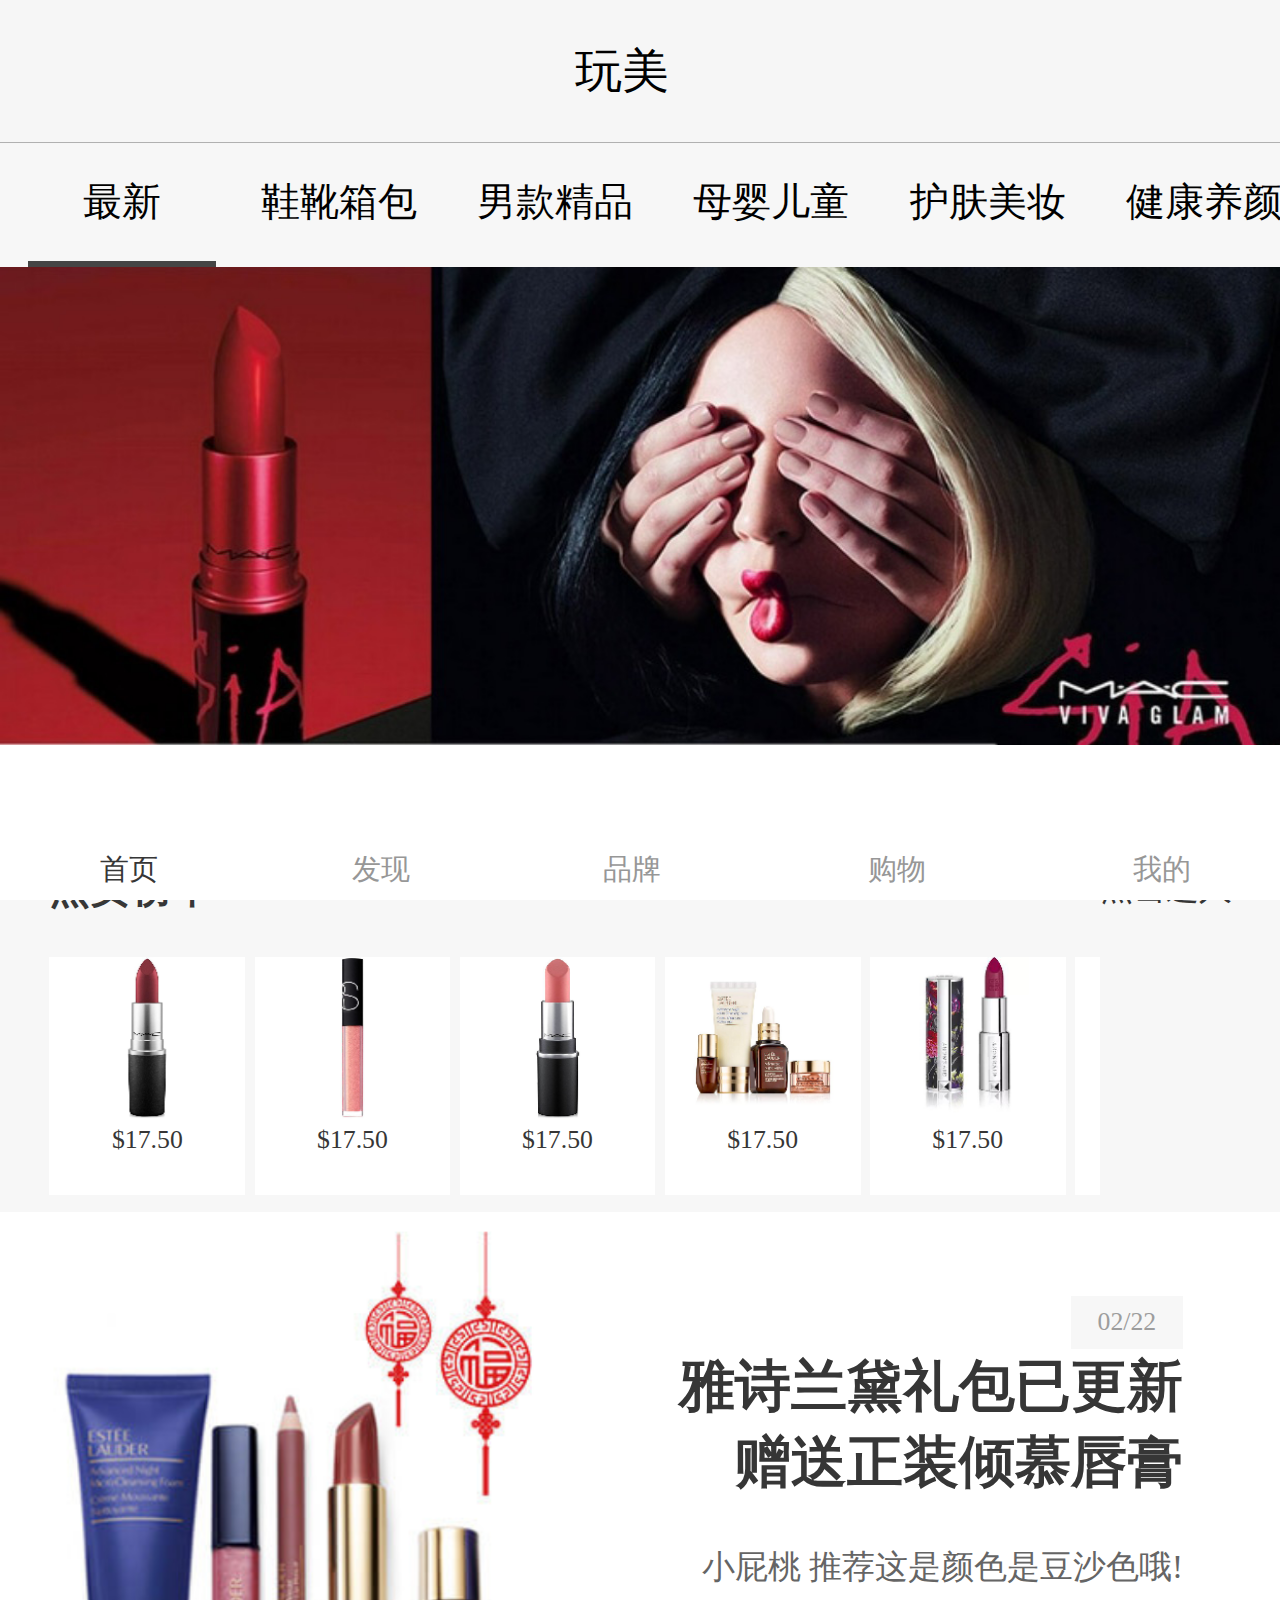
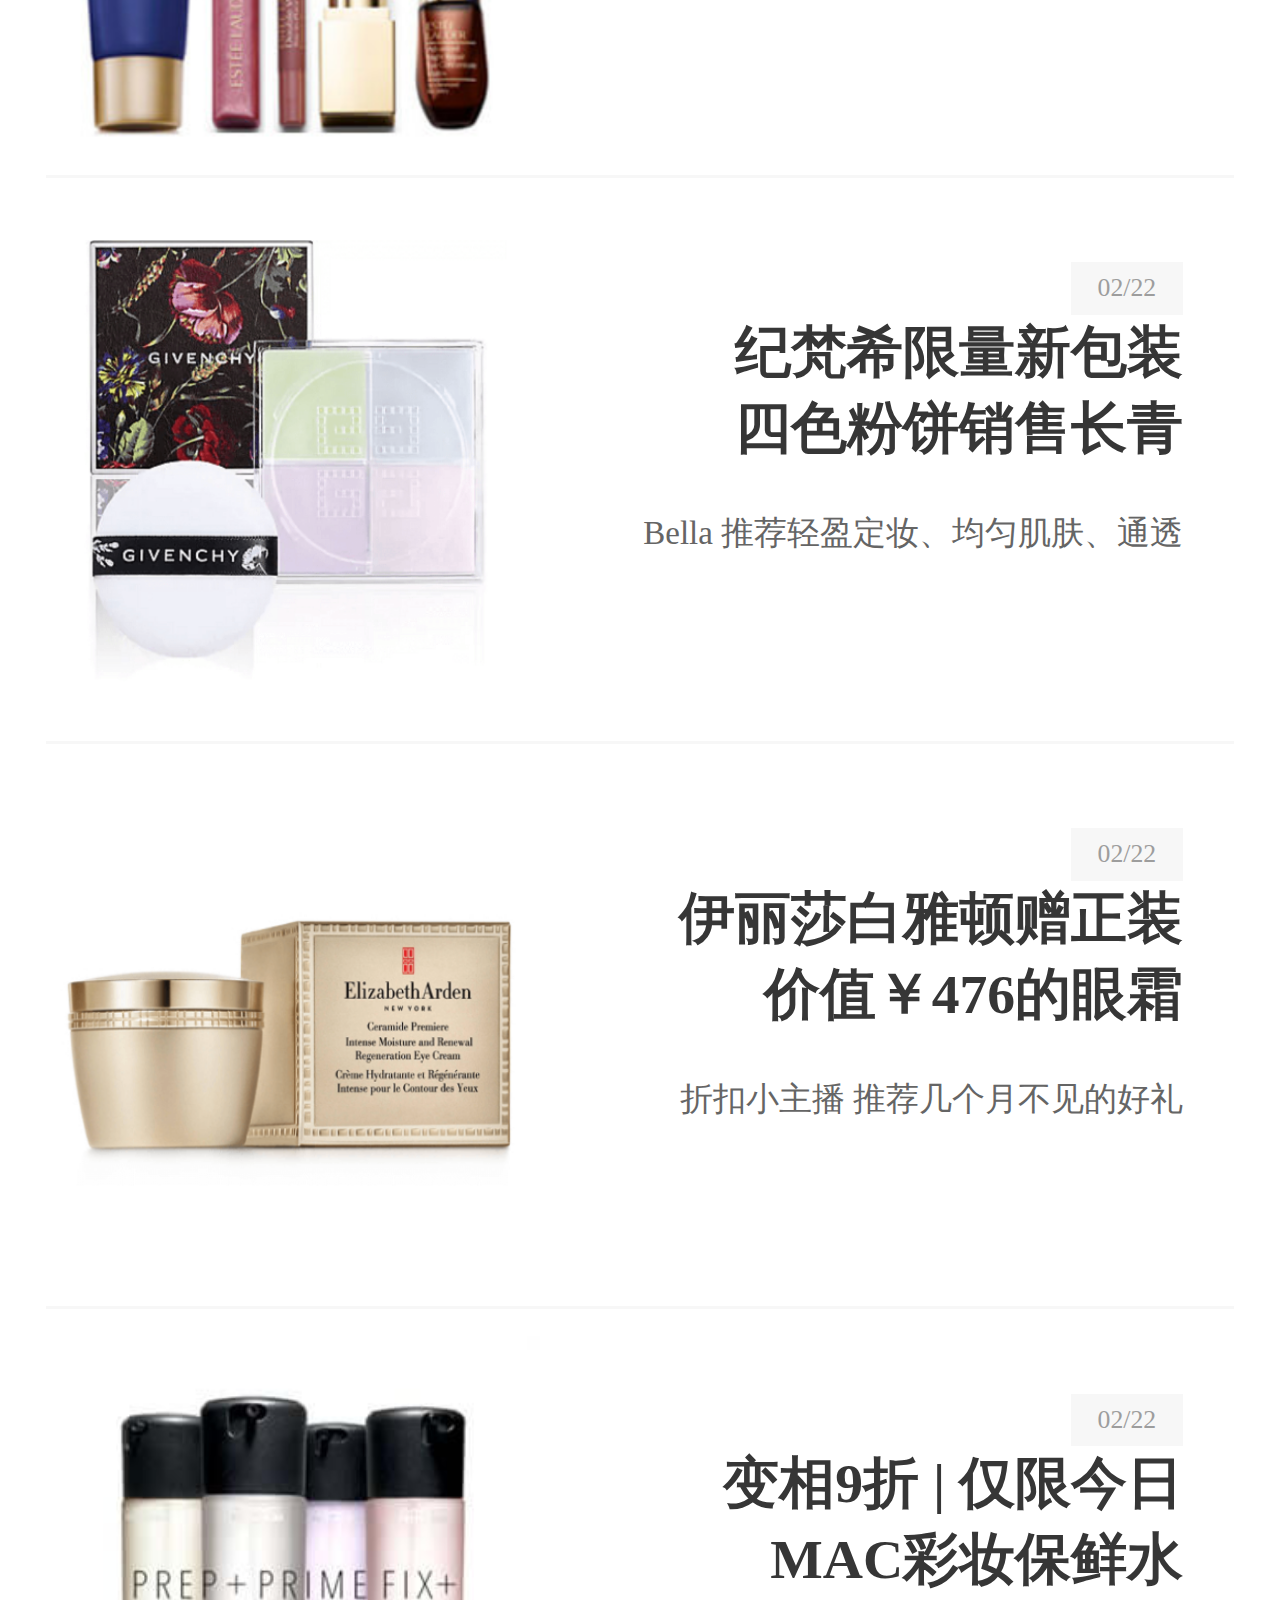
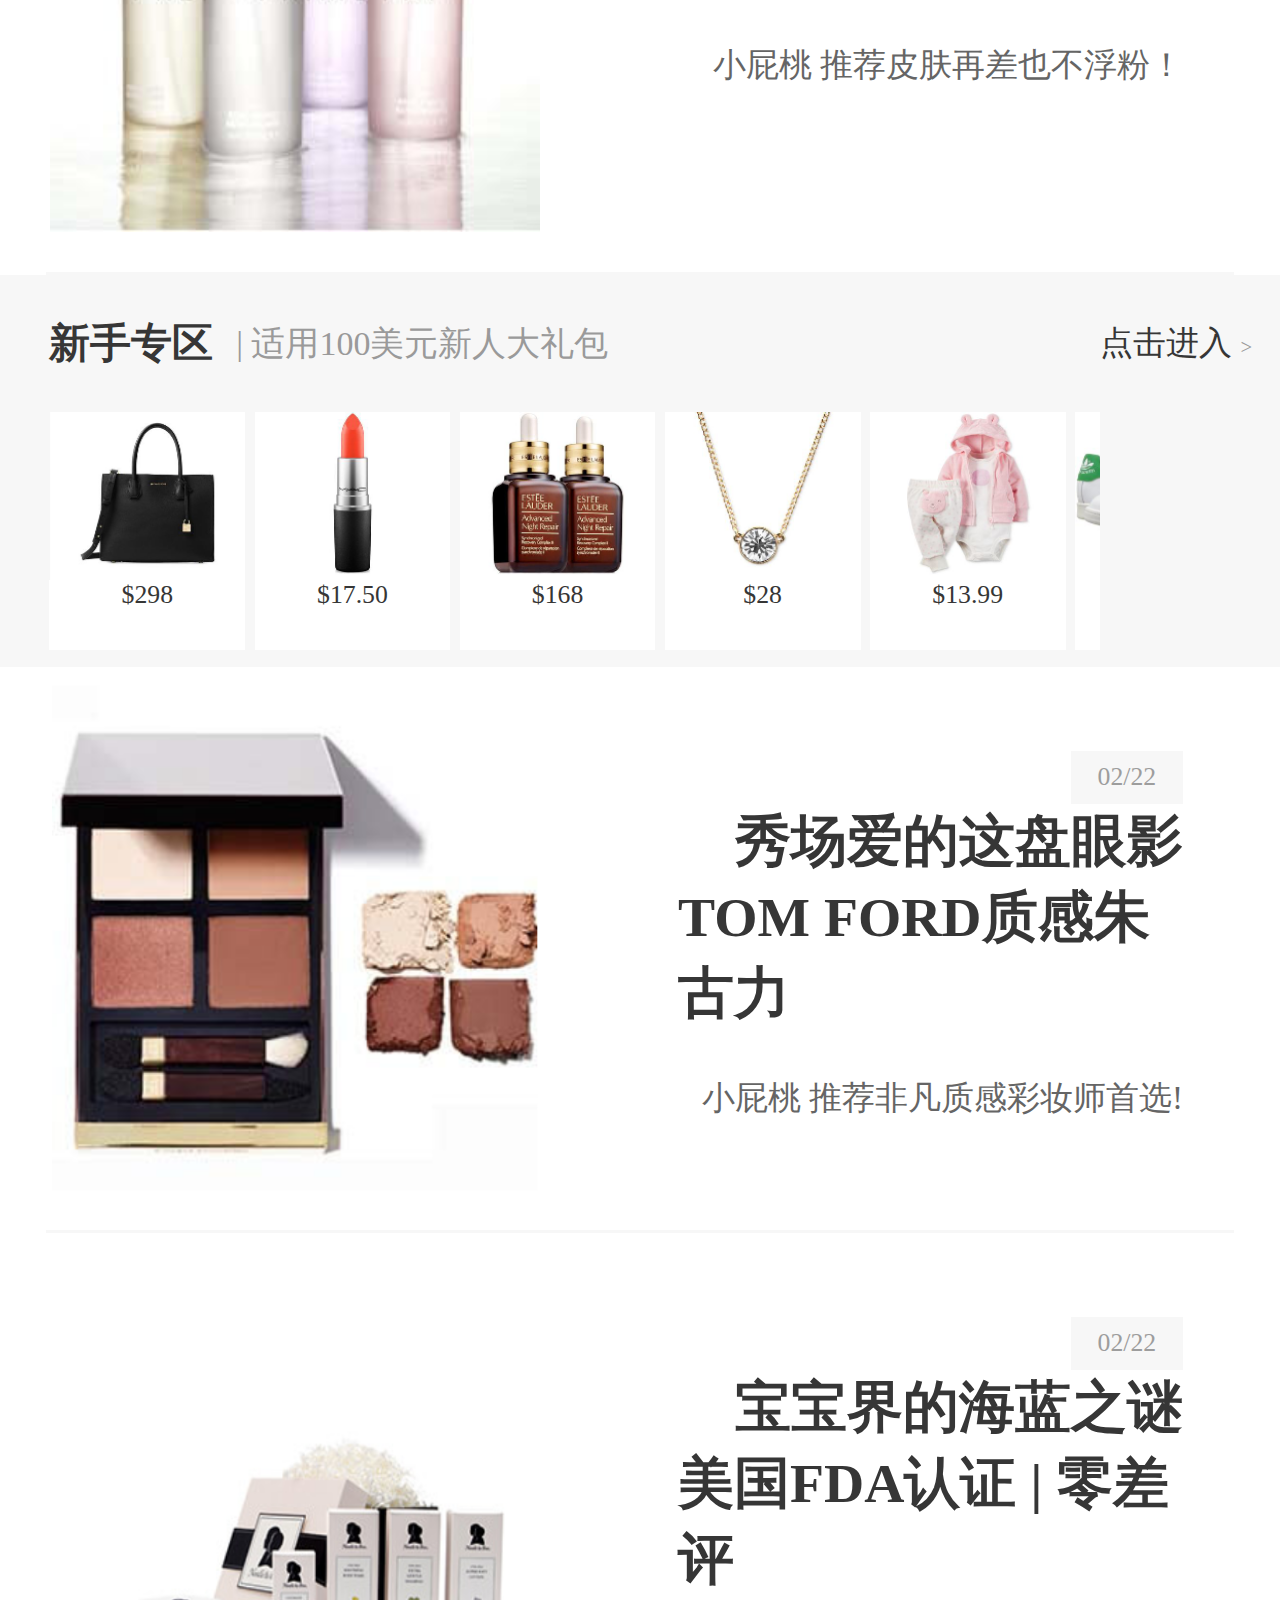
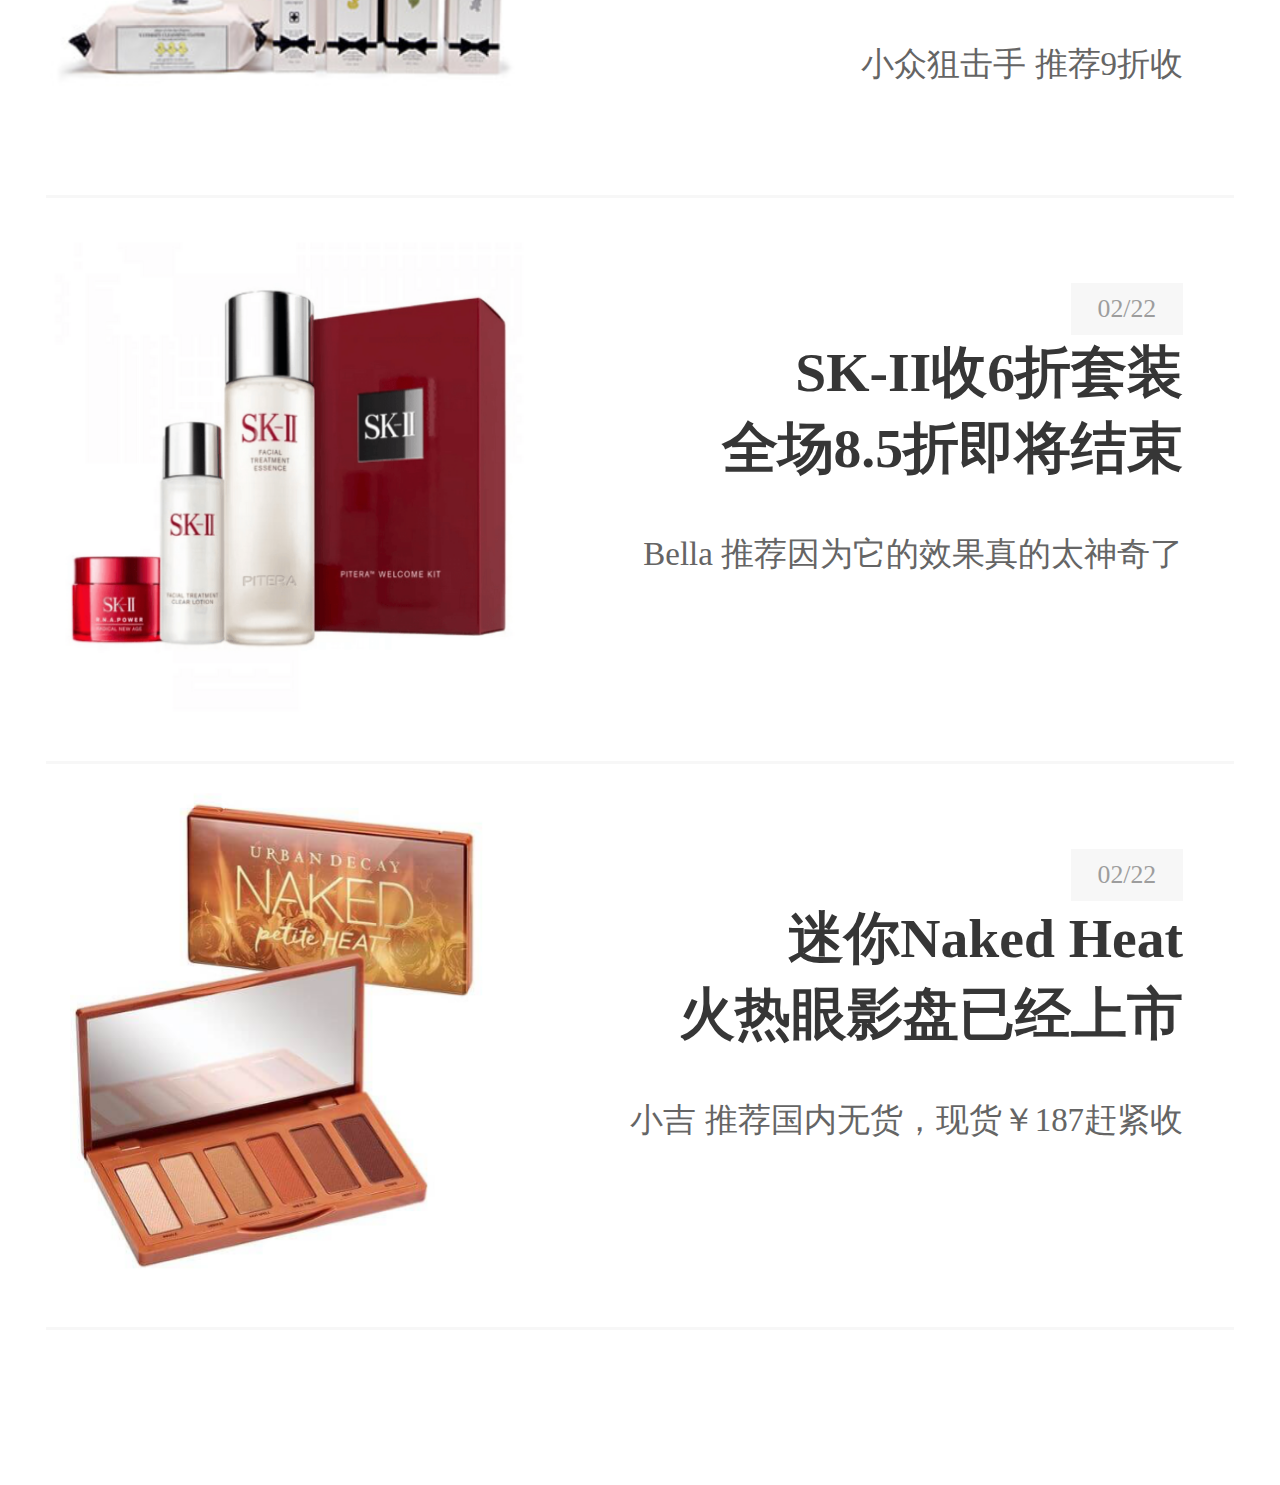
<file: index.html>
<!DOCTYPE html>
<html lang="en">
<head>
	<meta charset="UTF-8">
	<title>玩美彩妆</title>
	<link rel="stylesheet" href="css/index.css">
	<link rel="stylesheet" href="css/public.css">
	<link rel="stylesheet" href="js/rem.js">
	<meta name="viewport" content="width=device-width, user-scalable=no,initial-scale=1.0, maximum-scale=1.0, minimum-scale=1.0">
	<script src="js/rem.js"></script>
</head>
<body>
	<!-- 头部开始 -->
	<div id="guanzhu">
		<div class="guanzhu_top">
			<span class="hanbao">&#xe615;</span>
			<div class="gz_box">
				<span class="gz">玩美</span>
			</div>
		</div>
	</div>
		<!-- <div class="sousuo">
			<input type="text" class="search" placeholder="&#xe615;大家都在搜“瓜分1亿开年红包”">
		</div> -->   <!-- 搜索框 -->
	
	<!-- 头部结束 -->

	<!-- 最新开始 -->
	<div id="latest">
		<div class="hufu">
			<span>最新</span>
			<div class="xiahuaxian"></div>
		</div>
		<div class="hufu">
			<span>鞋靴箱包</span>
			<div class="xiahuaxian xiahuaxian1"></div>
		</div>
		<div class="hufu">
			<span>男款精品</span>
			<div class="xiahuaxian xiahuaxian1"></div>
		</div>
		<div class="hufu">
			<span>母婴儿童</span>
			<div class="xiahuaxian xiahuaxian1"></div>
		</div>
		<div class="hufu">
			<span>护肤美妆</span>
			<div class="xiahuaxian xiahuaxian1"></div>
		</div>
		<div class="hufu">
			<span>健康养颜</span>
			<div class="xiahuaxian xiahuaxian1"></div>
		</div>
		<div class="hufu">
			<span>服饰配饰</span>
			<div class="xiahuaxian xiahuaxian1"></div>
		</div>
		<div class="hufu">
			<span>时尚科技</span>
			<div class="xiahuaxian xiahuaxian1"></div>
		</div>
		<div class="hufu">
			<span>户外行动</span>
			<div class="xiahuaxian xiahuaxian1"></div>
		</div>
	</div>
	<!-- 最新结束 -->

	<!-- banner开始 -->
	<div id="banner">
		<img src="img/banner.png" alt="">
		<div class="lunbo">
			<div class="lunbo1"></div>
			<div class="lunbo1 lunbo2"></div>
			<div class="lunbo1 lunbo2"></div>
			<div class="lunbo1 lunbo2 lunbo3"></div>
			<div class="lunbo1 lunbo2"></div>
			<div class="lunbo1 lunbo2"></div>
			<div class="lunbo1 lunbo2"></div>
		</div>
	</div>
	<!-- banner结束 -->

	<!-- 热卖开始 -->
	<div id="remai">
		<a href="remai.html">
			<div class="remai_top">
				<h2>热卖榜单</h2>
				<span class="dianji">点击进入<i class="jiantou">&gt;</i></span>
			</div>
		</a>
		<ul class="remai_bottom">
			<li class="remai_1">
				<img src="img/remai_03.png" alt="" class="kouhong">
				<span class="meiyuan">$17.50</span>
			</li>
			<li class="remai_1 remai_2">
				<img src="img/remai_05.png" alt="" class="kouhong">
				<span class="meiyuan">$17.50</span>
			</li>
			<li class="remai_1 remai_2">
				<img src="img/remai_07.png" alt="" class="kouhong">
				<span class="meiyuan">$17.50</span>
			</li>
			<li class="remai_1 remai_2">
				<img src="img/remai_09.png" alt="" class="kouhong">
				<span class="meiyuan">$17.50</span>
			</li>
			<li class="remai_1 remai_2">
				<img src="img/remai_11.png" alt="" class="kouhong">
				<span class="meiyuan">$17.50</span>
			</li>
			<li class="remai_1 remai_2">
				<img src="img/remai_13.png" alt="" class="kouhong">
				<span class="meiyuan">$17.50</span>
			</li>
			<li class="remai_1 remai_2">
				<img src="img/kouhong_60.png" alt="" class="kouhong">
				<span class="meiyuan">$17.50</span>
			</li>
		</ul>
	</div>
	<!-- 热卖结束 -->

	<!-- 商品开始 -->
	<div id="shangpin">
		<a href="">
			<div class="shangpin_center">
				<img src="img/shangpin1_03.png" alt="" class="shangpin1">
				<div class="shangpin_right">
					<div class="shijian">
						<span>02/22</span>
					</div>
					<h2>雅诗兰黛礼包已更新</h2>
					<h2>赠送正装倾慕唇膏</h2>
					<p class="sp_wenzi">这是颜色是豆沙色哦!</p>
					<p class="sp_wenzi">小屁桃  推荐</p>
				</div>
			</div>

			<div class="shangpin_center">
				<img src="img/shangpin_03.png" alt="" class="shangpin1">
				<div class="shangpin_right">
					<div class="shijian">
						<span>02/22</span>
					</div>
					<h2>纪梵希限量新包装</h2>
					<h2>四色粉饼销售长青</h2>
					<p class="sp_wenzi">轻盈定妆、均匀肌肤、通透</p>
					<p class="sp_wenzi">Bella  推荐</p>
				</div>
			</div>

			<div class="shangpin_center">
				<img src="img/tu6_03.png" alt="" class="shangpin1">
				<div class="shangpin_right">
					<div class="shijian">
						<span>02/22</span>
					</div>
					<h2>伊丽莎白雅顿赠正装</h2>
					<h2>价值￥476的眼霜</h2>
					<p class="sp_wenzi">几个月不见的好礼</p>
					<p class="sp_wenzi">折扣小主播  推荐</p>
				</div>
			</div>

			<div class="shangpin_center">
				<img src="img/tu_03.png" alt="" class="shangpin1">
				<div class="shangpin_right">
					<div class="shijian">
						<span>02/22</span>
					</div>
					<h2>变相9折 | 仅限今日</h2>
					<h2>MAC彩妆保鲜水</h2>
					<p class="sp_wenzi">皮肤再差也不浮粉！</p>
					<p class="sp_wenzi">小屁桃  推荐</p>
				</div>
			</div>
		</a>
	</div>
	<!-- 商品结束 -->

	<!-- 新手开始 -->
	<div id="remai">
		<div class="remai_top">
			<h2>新手专区</h2>
			<span class="fenjie">| 适用100美元新人大礼包</span>
			<span class="dianji">点击进入<i class="jiantou">&gt;</i></span>
		</div>
		<ul class="remai_bottom">
			<li class="remai_1">
				<img src="img/xinren_03.png" alt="" class="kouhong">
				<span class="meiyuan">$298</span>
			</li>
			<li class="remai_1 remai_2">
				<img src="img/xinren_05.png" alt="" class="kouhong">
				<span class="meiyuan">$17.50</span>
			</li>
			<li class="remai_1 remai_2">
				<img src="img/xinren_07.png" alt="" class="kouhong">
				<span class="meiyuan">$168</span>
			</li>
			<li class="remai_1 remai_2">
				<img src="img/xinren_09.png" alt="" class="kouhong">
				<span class="meiyuan">$28</span>
			</li>
			<li class="remai_1 remai_2">
				<img src="img/xinren_11.png" alt="" class="kouhong">
				<span class="meiyuan">$13.99</span>
			</li>
			<li class="remai_1 remai_2">
				<img src="img/xinren_13.png" alt="" class="kouhong">
				<span class="meiyuan">$74.75</span>
			</li>
			<li class="remai_1 remai_2">
				<img src="img/kouhong_60.png" alt="" class="kouhong">
				<span class="meiyuan">$17.50</span>
			</li>
		</ul>
	</div>
	<!-- 新手结束 -->

	<!-- 商品开始 -->
	<div id="shangpin">
		<a href="">
			<div class="shangpin_center">
				<img src="img/tu1_03.png" alt="" class="shangpin1">
				<div class="shangpin_right">
					<div class="shijian">
						<span>02/22</span>
					</div>
					<h2>秀场爱的这盘眼影</h2>
					<h2>TOM FORD质感朱古力</h2>
					<p class="sp_wenzi">非凡质感彩妆师首选!</p>
					<p class="sp_wenzi">小屁桃  推荐</p>
				</div>
			</div>

			<div class="shangpin_center">
				<img src="img/tu2_03.png" alt="" class="shangpin1">
				<div class="shangpin_right">
					<div class="shijian">
						<span>02/22</span>
					</div>
					<h2>宝宝界的海蓝之谜</h2>
					<h2>美国FDA认证 | 零差评</h2>
					<p class="sp_wenzi">9折收</p>
					<p class="sp_wenzi">小众狙击手  推荐</p>
				</div>
			</div>

			<div class="shangpin_center">
				<img src="img/tu3_03.png" alt="" class="shangpin1">
				<div class="shangpin_right">
					<div class="shijian">
						<span>02/22</span>
					</div>
					<h2>SK-II收6折套装</h2>
					<h2>全场8.5折即将结束</h2>
					<p class="sp_wenzi">因为它的效果真的太神奇了</p>
					<p class="sp_wenzi">Bella  推荐</p>
				</div>
			</div>

			<div class="shangpin_center shangpin_center1">
				<img src="img/tu4_03.png" alt="" class="shangpin1">
				<div class="shangpin_right">
					<div class="shijian">
						<span>02/22</span>
					</div>
					<h2>迷你Naked Heat</h2>
					<h2>火热眼影盘已经上市</h2>
					<p class="sp_wenzi">国内无货，现货￥187赶紧收</p>
					<p class="sp_wenzi">小吉  推荐</p>
				</div>
			</div>
		</a>
	</div>
	<!-- 商品结束 -->

	<!-- 博主开始 -->
	<!-- <section id="bozhu">
		<div class="bozhu1">
			<div class="bozhu1_center">
				<div class="bozhu_left">
					<a href=""><img src="img/touxiang.JPG" alt="" class="touxiang"></a>
					<img src="img/shoucang.png" alt="" class="shoucang">
				</div>
				<div class="bozhu_right">
					<h2>生活薯</h2>
					<p>官方账号，美食旅行好生活</p>
					<a href="">
						<div class="biankuang">
							<span>关注</span>
						</div>
					</a>
				</div>
			</div>
		</div>	
	</section> -->
	<!-- 博主结束 -->

	<!-- 底部开始 -->
	<div id="footer">
		<div class="footer_center">
			<a href="">
				<div class="shouye_icon">
					<a href="index.html">
						<span class="shouye_color">&#xe6a5;</span>
						<i class="sy_xuanzhong">首页</i>
					</a>
				</div>
				<div class="shouye_icon shouye_icon1">
					<a href="">
						<span class="shouye_color ">&#xe746;</span>
						<i class="sy_xuanzhong shangcheng">发现</i>
					</a>
				</div>
				<div class="shouye_icon shouye_icon1">
					<a href="">
						<span class="shouye_color ">&#xe65b;</span>
						<i class="sy_xuanzhong shangcheng">品牌</i>
					</a>
				</div>
				<div class="shouye_icon shouye_icon1 shouye_icon2">
					<a href="gouwuche.html">
						<span class="shouye_color ">&#xe6d7;</span>
						<i class="sy_xuanzhong shangcheng">购物</i>
					</a>
				</div>
				<div class="shouye_icon shouye_icon1">
					<a href="wo.html">					
						<span class="shouye_color ">&#xe663;</span>
						<i class="sy_xuanzhong shangcheng ">我的</i>
					</a>

				</div>
			</a>
		</div>
	</div>
	<!-- 底部结束 -->
</body>
</html>
</file>
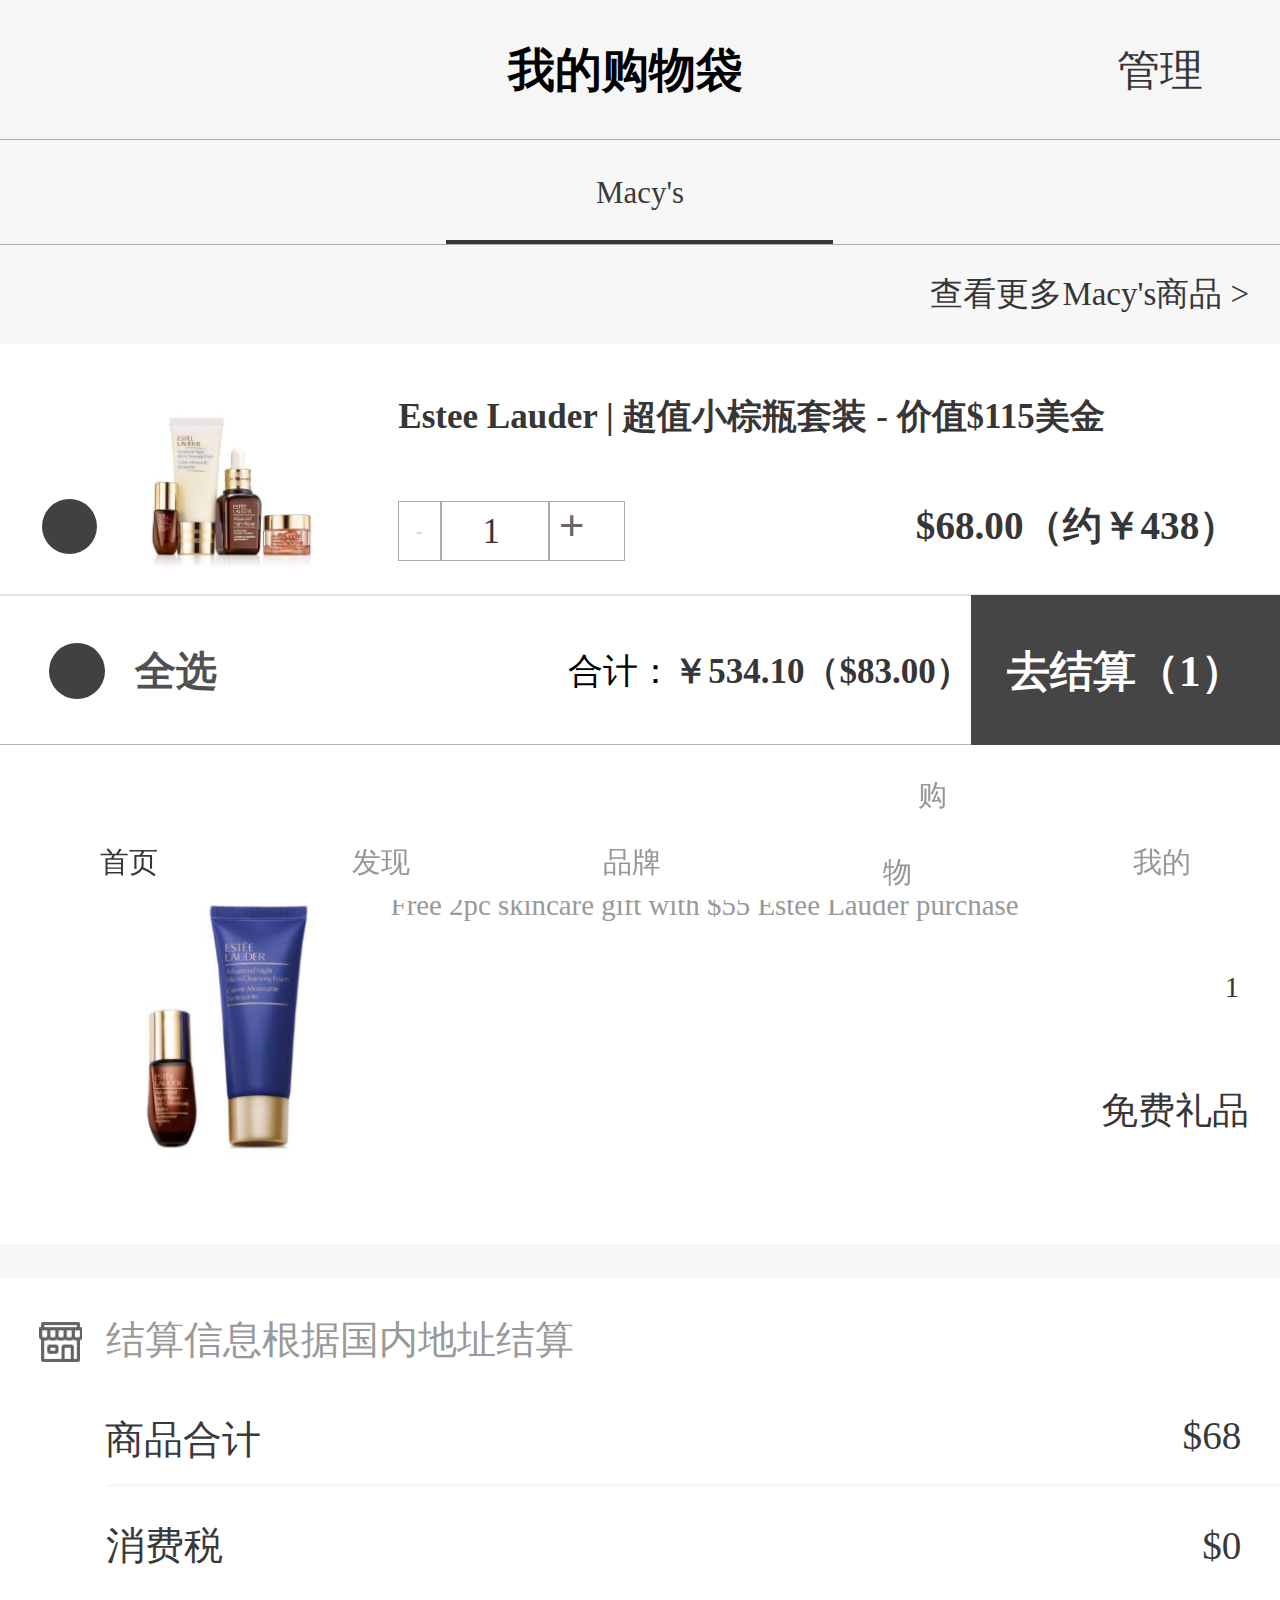
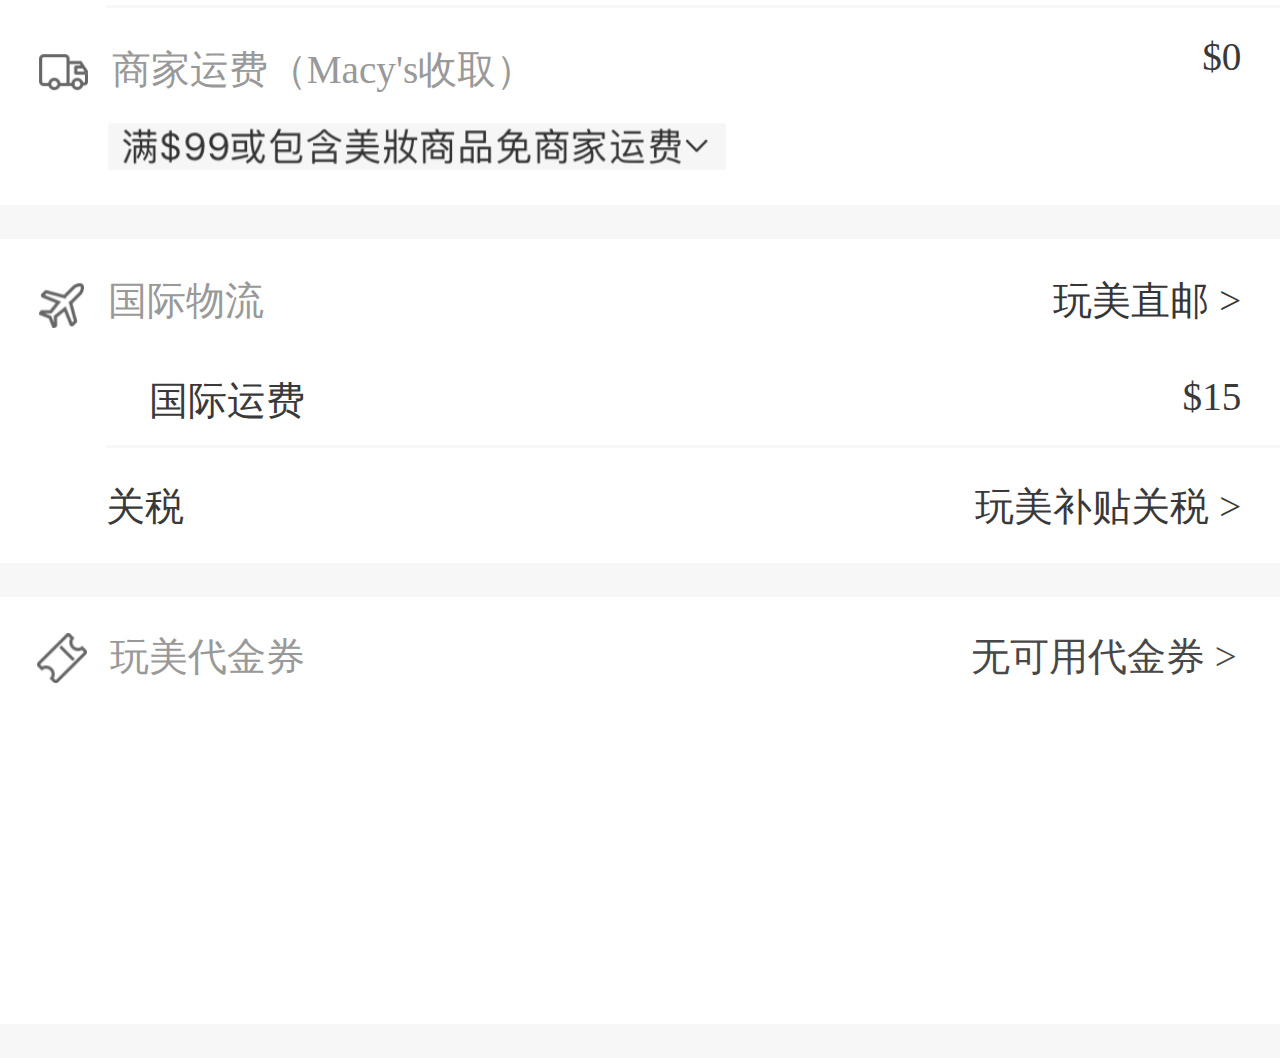
<file: gouwuche.html>
<!DOCTYPE html>
<html lang="en">
<head>
	<meta charset="UTF-8">
	<title>购物车</title>
	<link rel="stylesheet" href="css/gouwuche.css">
	<link rel="stylesheet" href="css/public.css">
	<link rel="stylesheet" href="js/rem.js">
	<meta name="viewport" content="width=device-width, user-scalable=no,initial-scale=1.0, maximum-scale=1.0, minimum-scale=1.0">
	<script src="js/rem.js"></script>
</head>
<body>
	<!-- 头部开始 -->
	<div class="toubu">
		<h2 class="shopping">我的购物袋</h2>
		<span class="guanli">管理</span>
	</div>
	<!-- 头部结束 -->

	<!-- 名称开始 -->
	<div class="mingcheng">
		<span>Macy's</span>
		<div class="xiahuaxian"></div>
	</div>
	<!-- 名称结束 -->

	<!-- 查看更多开始 -->
	<div class="gengduo">
		<span class="chakan">查看更多Macy's商品 &gt;</span>
	</div>
	<!-- 查看更多结束 -->

	<!-- 商品开始 -->
	<div class="shangpin">
		<div class="sp_center">
			<div class="xuanze">
				<span class="duihao">&#xe633;</span>
			</div>
			<img src="img/gouwuche_43.png" alt="" class="jg_shangpin">
			<div class="shangpin_right">
				<h2 class="miaoshu">Estee Lauder | 超值小棕瓶套装 - 价值$115美金</h2>
				<div class="shuliang">
					<h2 class="jian">-</h2>
					<div class="shuliang_xt"></div>
					<h2 class="shuliang1">1</h2>
					<div class="shuliang_xt"></div>
					<h2 class="jia">+</h2>
				</div>
				<span class="price">$68.00（约￥438）</span>
				
				<img src="img/manzeng1_105.png" alt="" class="manzeng1">
				<img src="img/manzeng_100.png" alt="" class="manzeng">
			</div>
		</div>
	</div>
	<!-- 商品结束 -->

	<!-- 免费礼品开始 -->
	<div class="gift">
		<h2>免费礼品</h2>
	</div>
	<div class="gift1">
		<img src="img/gouwuche1_58.png" alt="" class="gouwuimg">
		<div class="gift1_right">
			<h2 class="free">Free 2pc skincare gift with $55 Estee Lauder purchase</h2>
			<p class="free1">Free 2pc skincare gift with $55 Estee Lauder purchase</p>
			<span class="num1">1</span>
			<span class="mianfei">免费礼品</span>
		</div>
	</div>
	<!-- 免费礼品结束 -->

	<div class="huisekuai"></div>

	<!-- 计算开始 -->
	<div class="jiesuan">
		<div class="jiesuan_center">
			<div class="guonei">
				<img src="img/fangzi_36.png" alt="" class="fangzi">
				<p class="jiesuan_wz">结算信息根据国内地址结算</p>
				<h3 class="heji">商品合计</h3>
				<h3 class="heji_price">$68</h3>
			</div>
			<div class="xiantiao"></div>
			<div class="xiaofeishui">
				<h3 class="xfs_wz">消费税<span class="wenhao">&#xe64f;</span></h3>
				<h3 class="xfs_price">$0</h3>
			</div>
			<div class="xiantiao"></div>
			<div class="guonei guonei1">
				<img src="img/xiaoqiche_20.png" alt="" class="qiche">
				<p class="jiesuan_wz">商家运费（Macy's收取）</p>	
				<h3 class="heji_price heji_price1">$0</h3>
				<img src="img/xiaofeishui_31.png" alt="" class="xfs_img">
			</div>
		</div>
	</div>
	<!-- 计算结束 -->

	<div class="huisekuai"></div>

	<!-- 国际物流开始 -->
	<div class="jiesuan jiesuan1">
		<div class="jiesuan_center jiesuan_center1">
			<div class="guonei">
				<img src="img/feiji1_03.png" alt="" class="feiji">
				<p class="jiesuan_wz jiesuan_wz1">国际物流</p>
				<h3 class="zhiyou">玩美直邮 &gt;</h3>
				<h3 class="heji yunfei">国际运费</h3>
				<h3 class="heji_price">$15</h3>
			</div>
			<div class="xiantiao"></div>
			<div class="xiaofeishui">
				<h3 class="xfs_wz">关税<span class="wenhao">&#xe64f;</span></h3>
				<h3 class="xfs_price">玩美补贴关税 &gt;</h3>
			</div>
		</div>
	</div>
	<!-- 国际物流结束 -->

	<div class="huisekuai"></div>

	<!-- 代金券开始 -->
	<div class="daijinquan">
		<img src="img/daijinquan1_11.png" alt="" class="tubiao_djq">
		<p class="djq_title">玩美代金券</p>
		<p class="wukeyong">无可用代金券 &gt;</p>
	</div>
	<!-- 代金券结束 -->

	<div class="huisekuai"></div>

	<!-- 结算开始 -->
	<div class="qujiesuan">
		<div class="xuanze xuanze_js">
			<span class="duihao">&#xe633;</span>
		</div>
		<h2 class="quanxuan">全选</h2>
		<p class="js_heji">合计：<i class="zongjine">￥534.10（$83.00）</i></p>
		<div class="black">
			<span>去结算（1）</span>
		</div>
	</div>
	<!-- 结算结束 -->

	<!-- 底部开始 -->
	<div id="footer">
		<div class="footer_center">
			<a href="">
				<div class="shouye_icon">
					<a href="index.html">
						<span class="shouye_color">&#xe62f;</span>
						<i class="sy_xuanzhong">首页</i>
					</a>
				</div>
				<div class="shouye_icon shouye_icon1">
					<a href="">
						<span class="shouye_color ">&#xe746;</span>
						<i class="sy_xuanzhong shangcheng">发现</i>
					</a>
				</div>
				<div class="shouye_icon shouye_icon1">
					<a href="">
						<span class="shouye_color ">&#xe65b;</span>
						<i class="sy_xuanzhong shangcheng">品牌</i>
					</a>
				</div>
				<div class="shouye_icon shouye_icon1 shouye_icon2">
					<a href="gouwuche.html">
						<span class="shouye_color ">&#xe789;</span>
						<i class="sy_xuanzhong shangcheng">购物</i>
					</a>
				</div>
				<div class="shouye_icon shouye_icon1">
					<a href="wo.html">
						<span class="shouye_color ">&#xe663;</span>
						<i class="sy_xuanzhong shangcheng ">我的</i>
					</a>
				</div>
			</a>
		</div>
	</div>
	<!-- 底部结束 -->

</body>
</html>
</file>
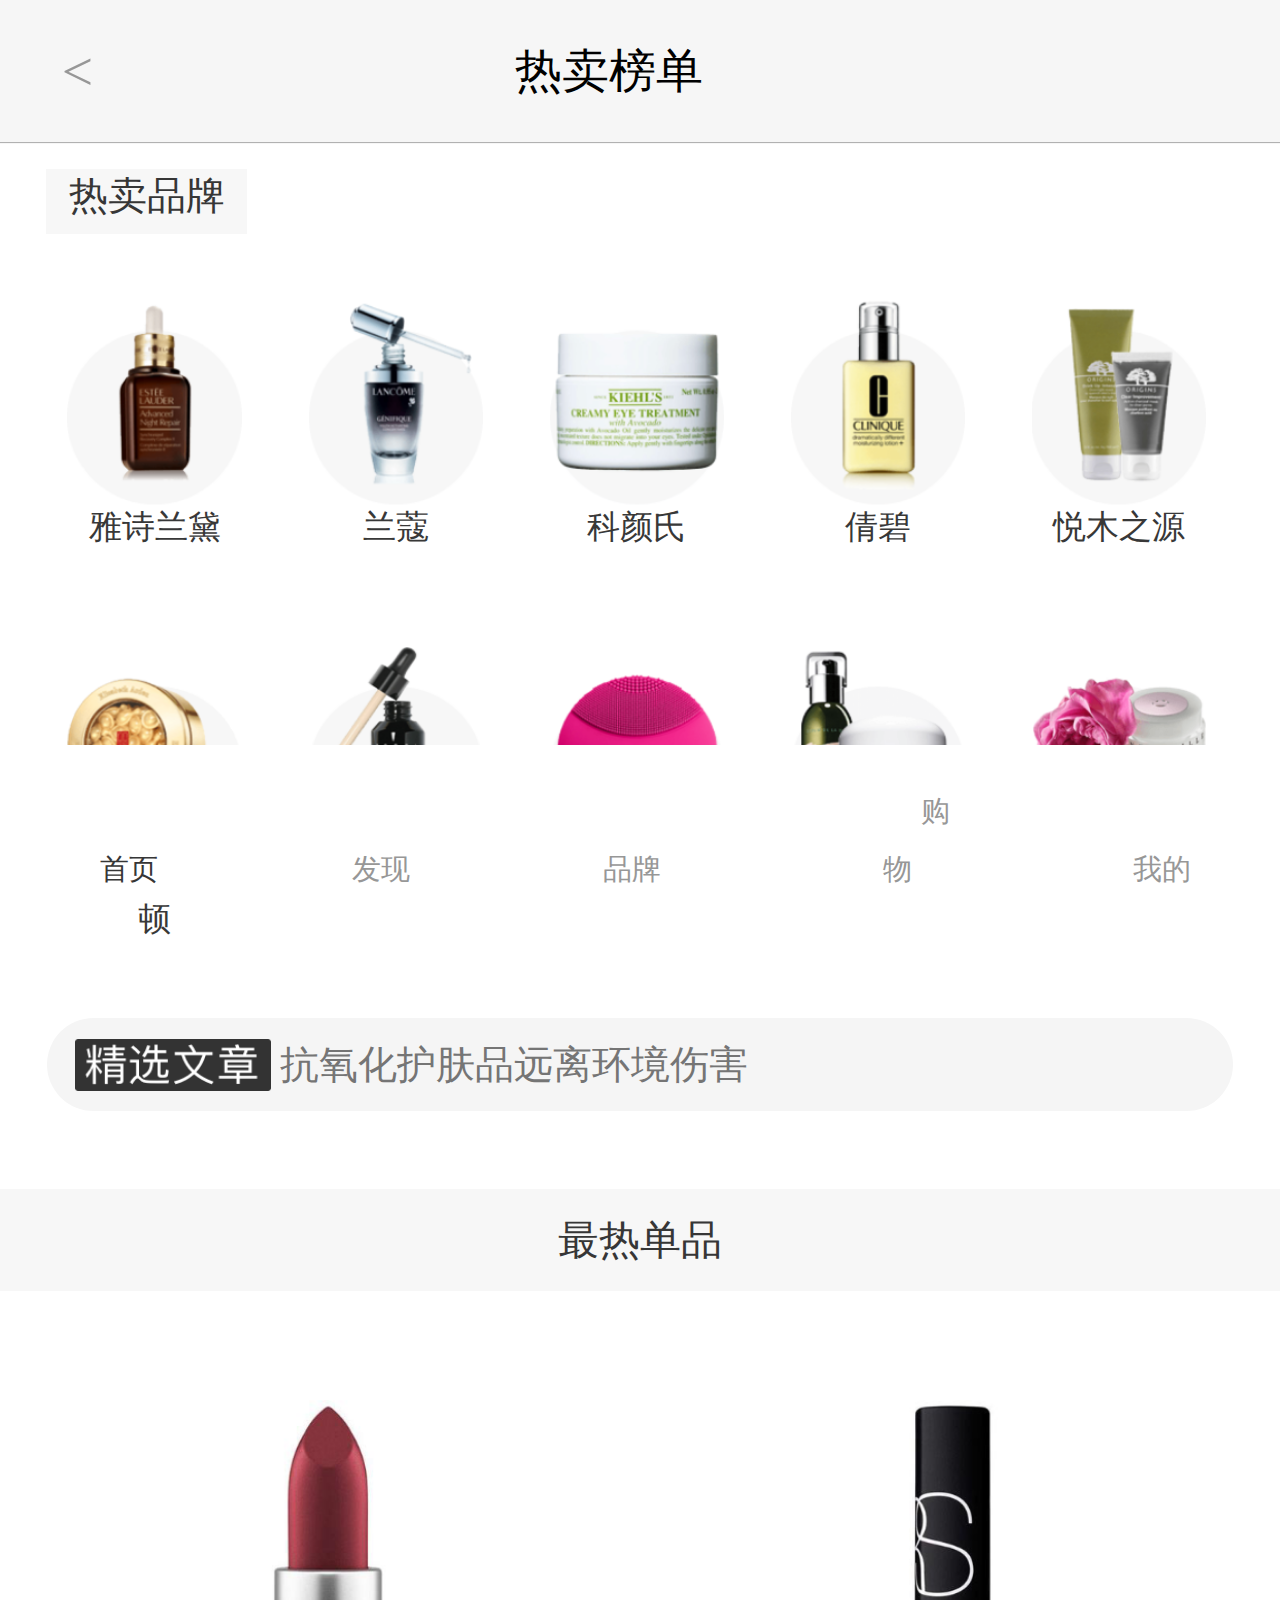
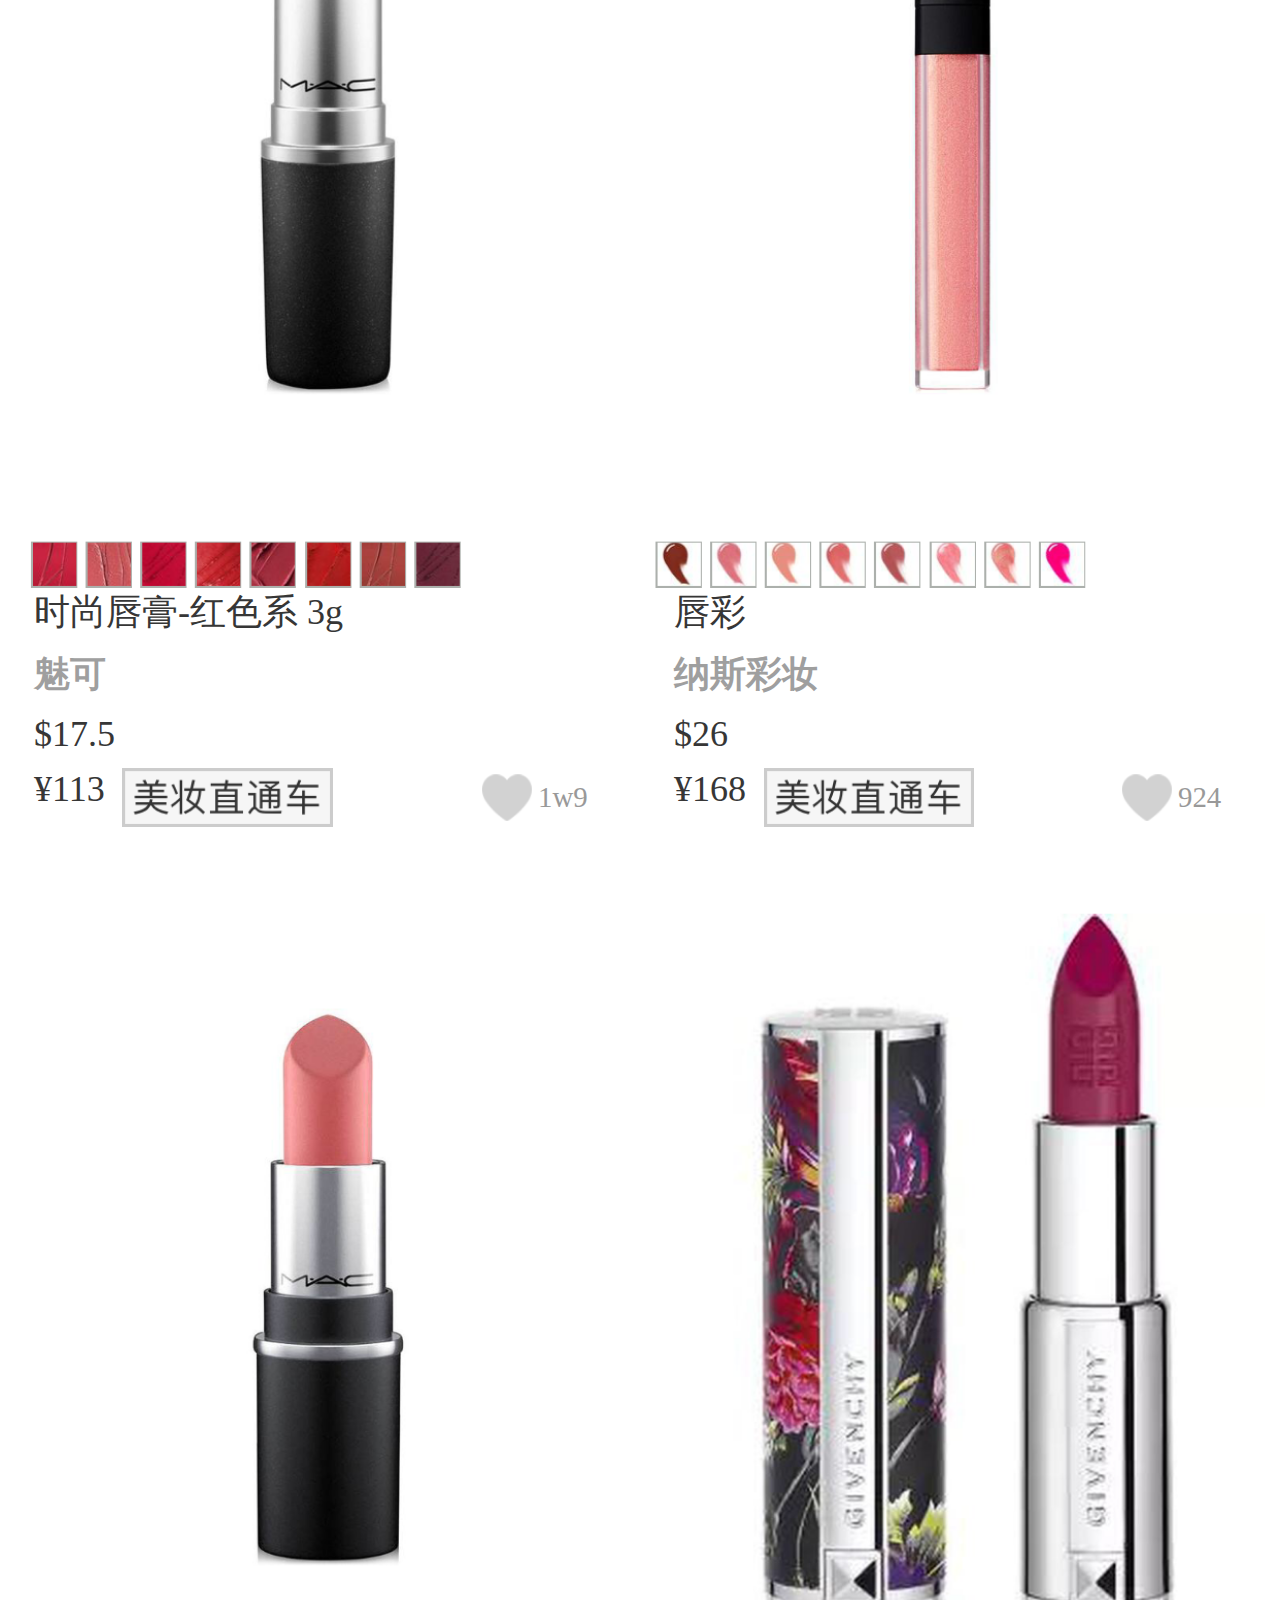
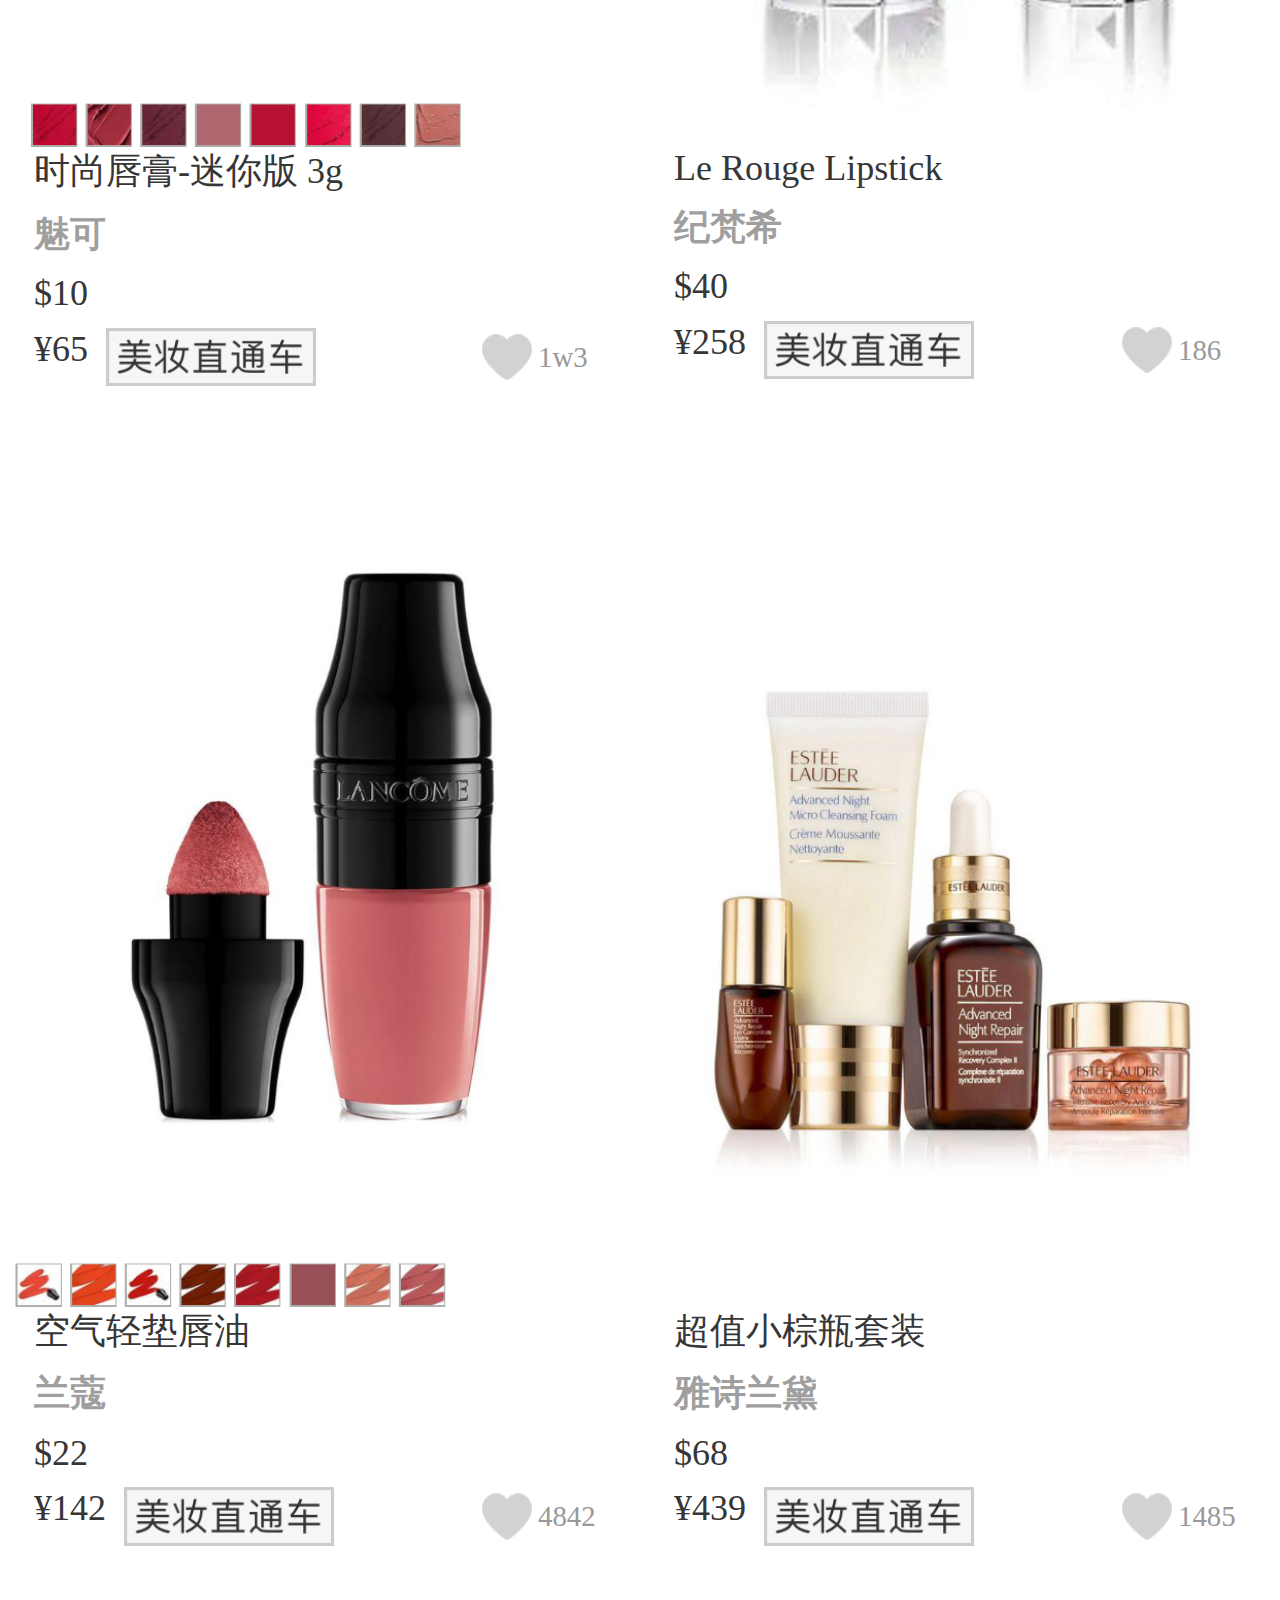
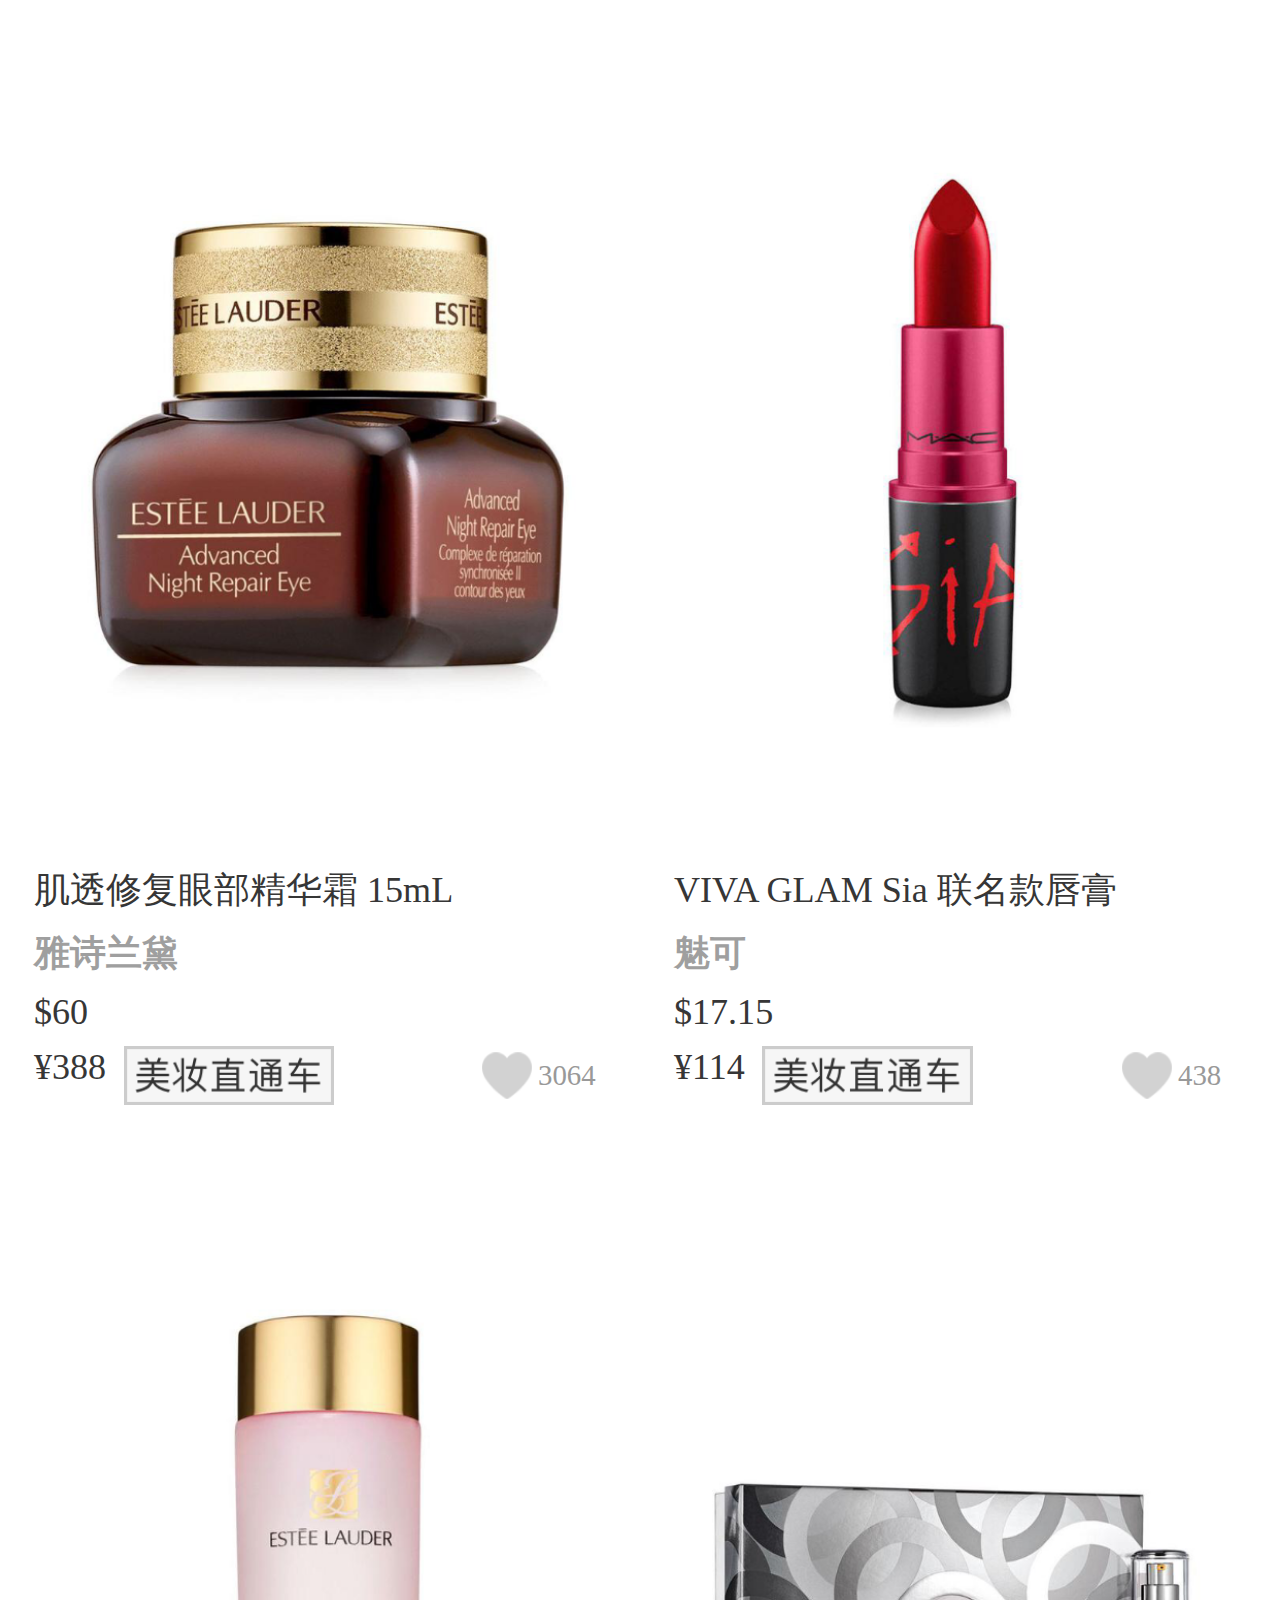
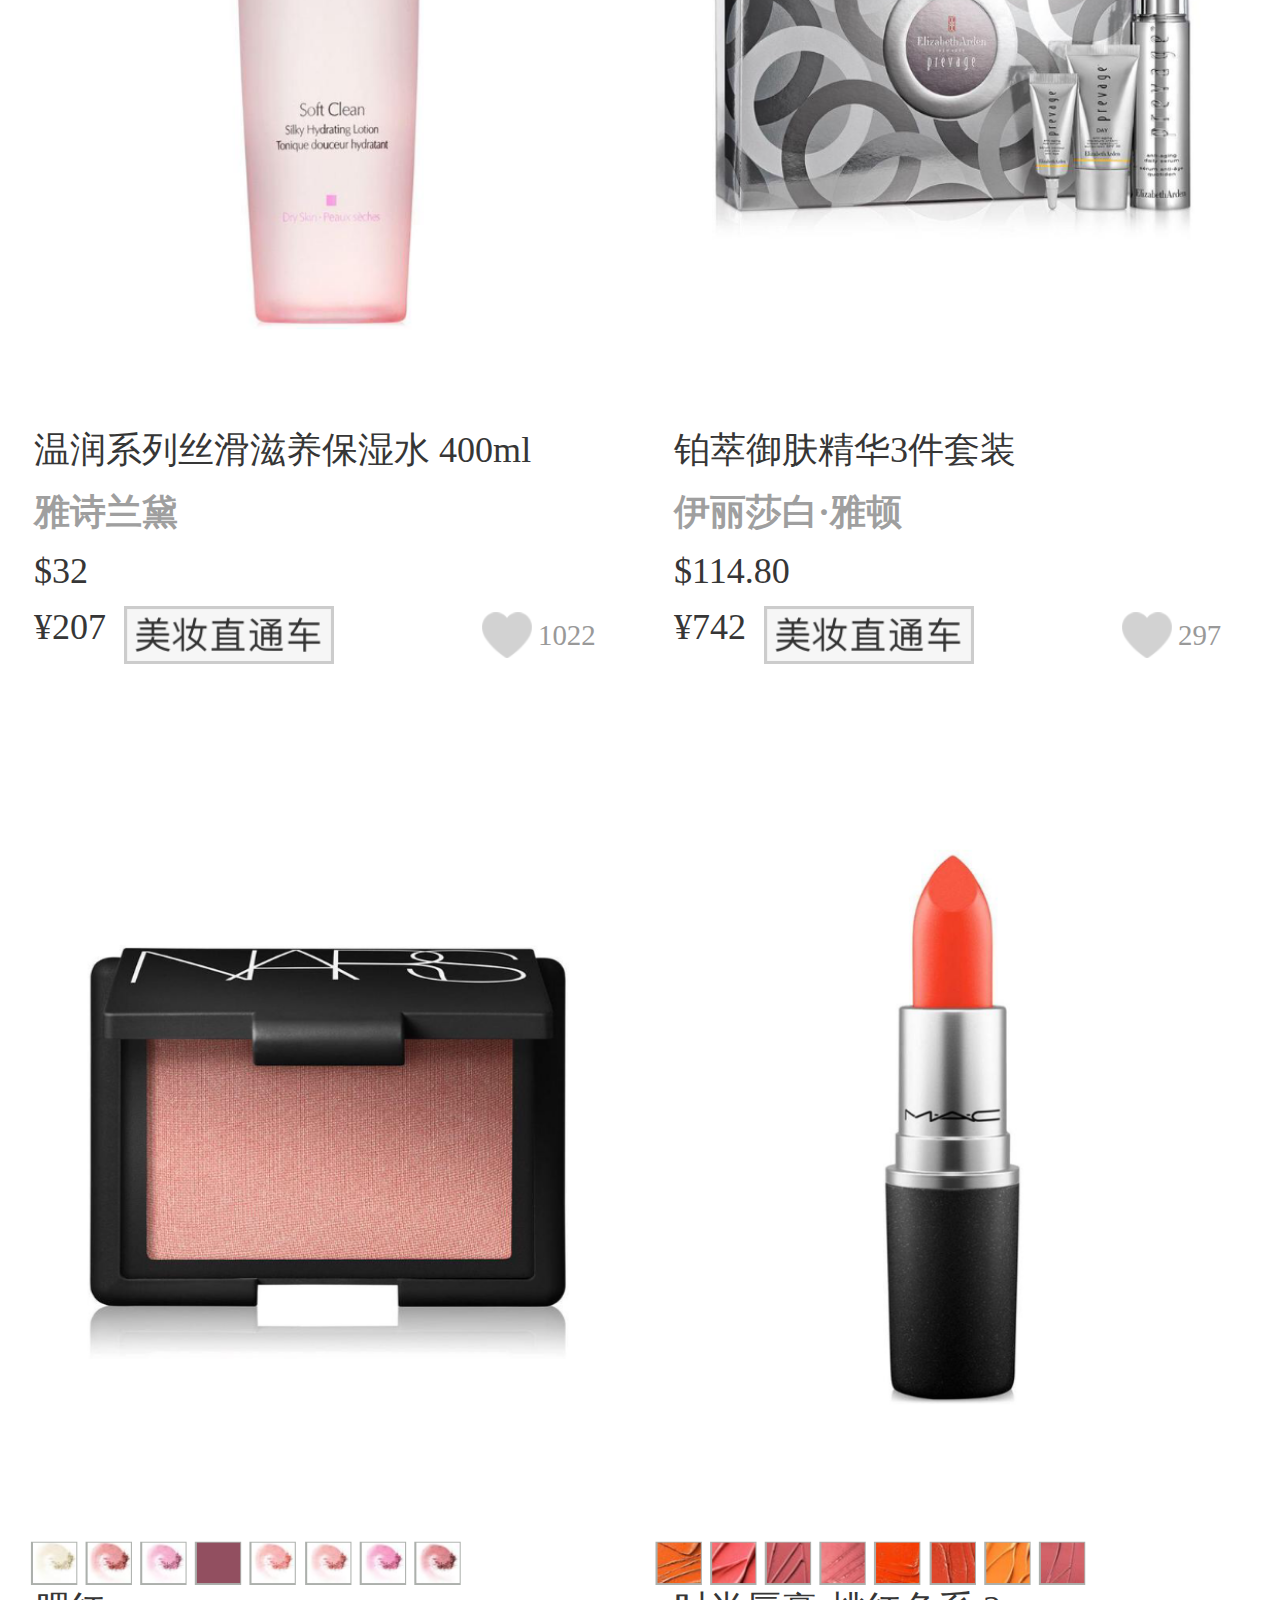
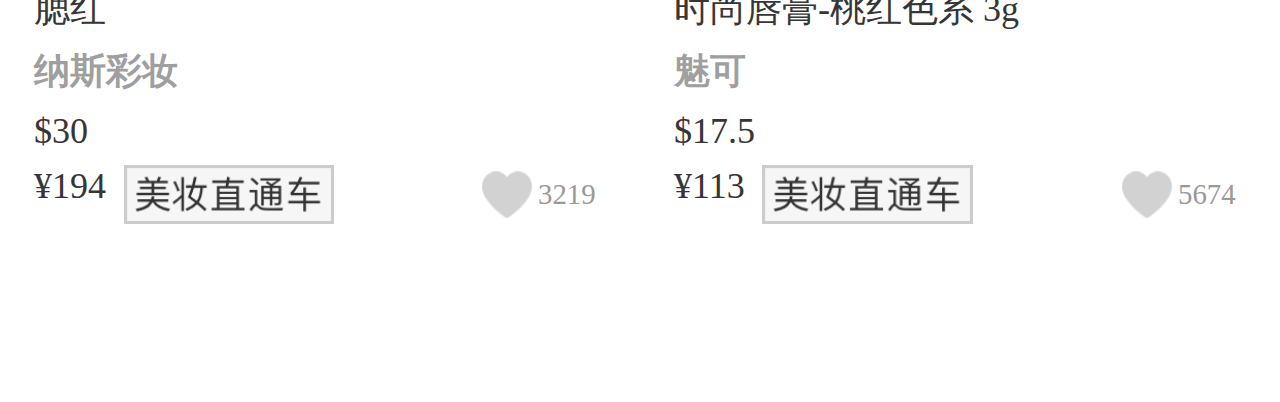
<file: remai.html>
<!DOCTYPE html>
<html lang="en">
<head>
	<meta charset="UTF-8">
	<title>热卖榜单</title>
	<link rel="stylesheet" href="css/remai.css">
	<link rel="stylesheet" href="css/public.css">
	<link rel="stylesheet" href="js/rem.js">
	<meta name="viewport" content="width=device-width, user-scalable=no,initial-scale=1.0, maximum-scale=1.0, minimum-scale=1.0">
	<script src="js/rem.js"></script>
</head>
<body>
	<!-- 头部开始 -->
	<div id="guanzhu">
		<div class="guanzhu_top">
			<a href="index.html"><span class="hanbao">&lt;</span></a>
			<div class="gz_box">
				<span class="gz">热卖榜单</span>
			</div>
		</div>
	</div>
	<!-- 头部结束 -->

	<!-- 分类开始 -->
	<div id="feilei">
		<div class="hufu">
			<span>护肤美妆</span>
			<div class="xiahuaxian"></div>
		</div>
		<div class="hufu">
			<span>女士包袋</span>
			<div class="xiahuaxian xiahuaxian1"></div>
		</div>
		<div class="hufu">
			<span>女士配饰</span>
			<div class="xiahuaxian xiahuaxian1"></div>
		</div>
		<div class="hufu">
			<span>女士鞋靴</span>
			<div class="xiahuaxian xiahuaxian1"></div>
		</div>
		<div class="hufu">
			<span>男士服装</span>
			<div class="xiahuaxian xiahuaxian1"></div>
		</div>
		<div class="hufu">
			<span>男士鞋类</span>
			<div class="xiahuaxian xiahuaxian1"></div>
		</div>
		<div class="hufu">
			<span>儿童婴孩</span>
			<div class="xiahuaxian xiahuaxian1"></div>
		</div>
	</div>
	<!-- 分类结束 -->

	<!-- 热卖品牌开始 -->
	<div id="remai_pinpai">
		<div class="remai_di">
			<span>热卖品牌</span>
		</div>
		<div class="remai_pp">
			<div class="remai_pp1">
				<a href="">
					<img src="img/shemaipinpai_03.png" alt="" class="pinpaiimg">
					<span class="yashi">雅诗兰黛</span>
				</a>
			</div>
			<div class="remai_pp1 remai_pp2">
				<a href="">
					<img src="img/shemaipinpai_05.png" alt="" class="pinpaiimg">
					<span class="yashi">兰蔻</span>
				</a>
			</div>
			<div class="remai_pp1 remai_pp2">
				<a href="">
					<img src="img/shemaipinpai_07.png" alt="" class="pinpaiimg">
					<span class="yashi">科颜氏</span>
				</a>
			</div>
			<div class="remai_pp1 remai_pp2">
				<a href="">
					<img src="img/shemaipinpai_09.png" alt="" class="pinpaiimg">
					<span class="yashi">倩碧</span>
				</a>
			</div>
			<div class="remai_pp1 remai_pp2">
				<a href="">
					<img src="img/shemaipinpai_11.png" alt="" class="pinpaiimg">
					<span class="yashi">悦木之源</span>
				</a>
			</div>

			<div class="remai_pp1 remai_pp3">
				<a href="">
					<img src="img/shemaipinpai_19.png" alt="" class="pinpaiimg">
					<span class="yashi">伊丽莎白·雅顿</span>
				</a>
			</div>
			<div class="remai_pp1 remai_pp2 remai_pp3">
				<a href="">
					<img src="img/shemaipinpai_20.png" alt="" class="pinpaiimg">
					<span class="yashi">芭比波朗</span>
				</a>
			</div>
			<div class="remai_pp1 remai_pp2 remai_pp3">
				<a href="">
					<img src="img/shemaipinpai_22.png" alt="" class="pinpaiimg">
					<span class="yashi">海蓝之谜</span>
				</a>
			</div>
			<div class="remai_pp1 remai_pp2 remai_pp3">
				<a href="">
					<img src="img/shemaipinpai_21.png" alt="" class="pinpaiimg">
					<span class="yashi">斐洛尔</span>
				</a>
			</div>
			<div class="remai_pp1 remai_pp2 remai_pp3">
				<a href="">
					<img src="img/shemaipinpai_24.png" alt="" class="pinpaiimg">
					<span class="yashi">香缇卡</span>
				</a>
			</div>
		</div>
		<div class="sousuo">
			<input type="text" class="search" placeholder="抗氧化护肤品远离环境伤害">
			<img src="img/jingxuan_40.png" alt="" class="jingxuan">
		</div>
	</div>
	<!-- 热卖品牌结束 -->

	<!-- 最热单品开始 -->
	<div id="hot">
		<div class="danpin">
			<span>最热单品</span>
		</div>
		<a href="xiangqingye.html">
			<div class="hot_danpin">
				<img src="img/danpin_02.png" alt="" class="hot_img">
				<div class="hot_title">
					<h3>时尚唇膏-红色系 3g</h3>
					<h4>魅可</h4>
					<span class="hot_meiyuan">$17.5</span>
					<span class="hot_rmb">¥113</span>
					<img src="img/meizhuang_13.png" alt="" class="meizhuang">
					<div class="dianzan">
						<img src="img/xin_18.png" alt="" class="xin">
						<span class="renshu">1w9</span>
					</div>
				</div>
			</div>
		</a>
		<div class="hot_danpin">
			<img src="img/danpin_03.png" alt="" class="hot_img">
			<div class="hot_title">
				<h3>唇彩</h3>
				<h4>纳斯彩妆</h4>
				<span class="hot_meiyuan">$26</span>
				<span class="hot_rmb">¥168</span>
				<img src="img/meizhuang_13.png" alt="" class="meizhuang">
				<div class="dianzan">
					<img src="img/xin_18.png" alt="" class="xin">
					<span class="renshu">924</span>
				</div>
			</div>
		</div>
		<div class="hot_danpin">
			<img src="img/danpin1_02.png" alt="" class="hot_img">
			<div class="hot_title">
				<h3>时尚唇膏-迷你版 3g</h3>
				<h4>魅可</h4>
				<span class="hot_meiyuan">$10</span>
				<span class="hot_rmb">¥65</span>
				<img src="img/meizhuang_13.png" alt="" class="meizhuang">
				<div class="dianzan">
					<img src="img/xin_18.png" alt="" class="xin">
					<span class="renshu">1w3</span>
				</div>
			</div>
		</div>
		<div class="hot_danpin">
			<img src="img/danpin2_02.png" alt="" class="hot_img">
			<div class="hot_title">
				<h3>Le Rouge Lipstick</h3>
				<h4>纪梵希</h4>
				<span class="hot_meiyuan">$40</span>
				<span class="hot_rmb">¥258</span>
				<img src="img/meizhuang_13.png" alt="" class="meizhuang">
				<div class="dianzan">
					<img src="img/xin_18.png" alt="" class="xin">
					<span class="renshu">186</span>
				</div>
			</div>
		</div>
		<div class="hot_danpin">
			<img src="img/danpin2_03.png" alt="" class="hot_img">
			<div class="hot_title">
				<h3>空气轻垫唇油</h3>
				<h4>兰蔻</h4>
				<span class="hot_meiyuan">$22</span>
				<span class="hot_rmb">¥142</span>
				<img src="img/meizhuang_13.png" alt="" class="meizhuang">
				<div class="dianzan">
					<img src="img/xin_18.png" alt="" class="xin">
					<span class="renshu">4842</span>
				</div>
			</div>
		</div>
		<div class="hot_danpin">
			<img src="img/danpin3_03.png" alt="" class="hot_img">
			<div class="hot_title">
				<h3>超值小棕瓶套装</h3>
				<h4>雅诗兰黛</h4>
				<span class="hot_meiyuan">$68</span>
				<span class="hot_rmb">¥439</span>
				<img src="img/meizhuang_13.png" alt="" class="meizhuang">
				<div class="dianzan">
					<img src="img/xin_18.png" alt="" class="xin">
					<span class="renshu">1485</span>
				</div>
			</div>
		</div>
		<div class="hot_danpin">
			<img src="img/danpin4_02.png" alt="" class="hot_img">
			<div class="hot_title hot_title1">
				<h3>肌透修复眼部精华霜 15mL</h3>
				<h4>雅诗兰黛</h4>
				<span class="hot_meiyuan">$60</span>
				<span class="hot_rmb">¥388</span>
				<img src="img/meizhuang_13.png" alt="" class="meizhuang">
				<div class="dianzan">
					<img src="img/xin_18.png" alt="" class="xin">
					<span class="renshu">3064</span>
				</div>
			</div>
		</div>
		<div class="hot_danpin">
			<img src="img/danpin4_03.png" alt="" class="hot_img">
			<div class="hot_title hot_title1">
				<h3>VIVA GLAM Sia 联名款唇膏</h3>
				<h4>魅可</h4>
				<span class="hot_meiyuan">$17.15</span>
				<span class="hot_rmb">¥114</span>
				<img src="img/meizhuang_13.png" alt="" class="meizhuang">
				<div class="dianzan">
					<img src="img/xin_18.png" alt="" class="xin">
					<span class="renshu">438</span>
				</div>
			</div>
		</div>
		<div class="hot_danpin">
			<img src="img/danpin5_02.png" alt="" class="hot_img">
			<div class="hot_title hot_title1">
				<h3>温润系列丝滑滋养保湿水 400ml</h3>
				<h4>雅诗兰黛</h4>
				<span class="hot_meiyuan">$32</span>
				<span class="hot_rmb">¥207</span>
				<img src="img/meizhuang_13.png" alt="" class="meizhuang">
				<div class="dianzan">
					<img src="img/xin_18.png" alt="" class="xin">
					<span class="renshu">1022</span>
				</div>
			</div>
		</div>
		<div class="hot_danpin">
			<img src="img/danpin5_03.png" alt="" class="hot_img">
			<div class="hot_title">
				<h3>铂萃御肤精华3件套装</h3>
				<h4>伊丽莎白·雅顿</h4>
				<span class="hot_meiyuan">$114.80</span>
				<span class="hot_rmb">¥742</span>
				<img src="img/meizhuang_13.png" alt="" class="meizhuang">
				<div class="dianzan">
					<img src="img/xin_18.png" alt="" class="xin">
					<span class="renshu">297</span>
				</div>
			</div>
		</div>
		<div class="hot_danpin hot_danpin1">
			<img src="img/danpin6_02.png" alt="" class="hot_img">
			<div class="hot_title">
				<h3>腮红</h3>
				<h4>纳斯彩妆</h4>
				<span class="hot_meiyuan">$30</span>
				<span class="hot_rmb">¥194</span>
				<img src="img/meizhuang_13.png" alt="" class="meizhuang">
				<div class="dianzan">
					<img src="img/xin_18.png" alt="" class="xin">
					<span class="renshu">3219</span>
				</div>
			</div>
		</div>
		<div class="hot_danpin hot_danpin1">
			<img src="img/danpin6_03.png" alt="" class="hot_img">
			<div class="hot_title hot_title1">
				<h3>时尚唇膏-桃红色系 3g</h3>
				<h4>魅可</h4>
				<span class="hot_meiyuan">$17.5</span>
				<span class="hot_rmb">¥113</span>
				<img src="img/meizhuang_13.png" alt="" class="meizhuang">
				<div class="dianzan">
					<img src="img/xin_18.png" alt="" class="xin">
					<span class="renshu">5674</span>
				</div>
			</div>
		</div>
	</div>
	<!-- 最热单品结束 -->

	<!-- 底部开始 -->
	<div id="footer">
		<div class="footer_center">
			<a href="">
				<div class="shouye_icon">
					<a href="index.html">
						<span class="shouye_color">&#xe6a5;</span>
						<i class="sy_xuanzhong">首页</i>
					</a>
				</div>
				<div class="shouye_icon shouye_icon1">
					<a href="">
						<span class="shouye_color ">&#xe746;</span>
						<i class="sy_xuanzhong shangcheng">发现</i>
					</a>
				</div>
				
				<div class="shouye_icon shouye_icon1">
					<a href="">
						<span class="shouye_color ">&#xe65b;</span>
						<i class="sy_xuanzhong shangcheng">品牌</i>
					</a>
				</div>
				<div class="shouye_icon shouye_icon1 shouye_icon2">
					<a href="gouwuche.html">
						<span class="shouye_color ">&#xe6d7;</span>
						<i class="sy_xuanzhong shangcheng">购物</i>
					</a>
				</div>
				<div class="shouye_icon shouye_icon1">
					<a href="wo.html">
						<span class="shouye_color ">&#xe663;</span>
						<i class="sy_xuanzhong shangcheng ">我的</i>
					</a>
				</div>
			</a>
		</div>
	</div>
	<!-- 底部结束 -->
</body>
</html>
</file>
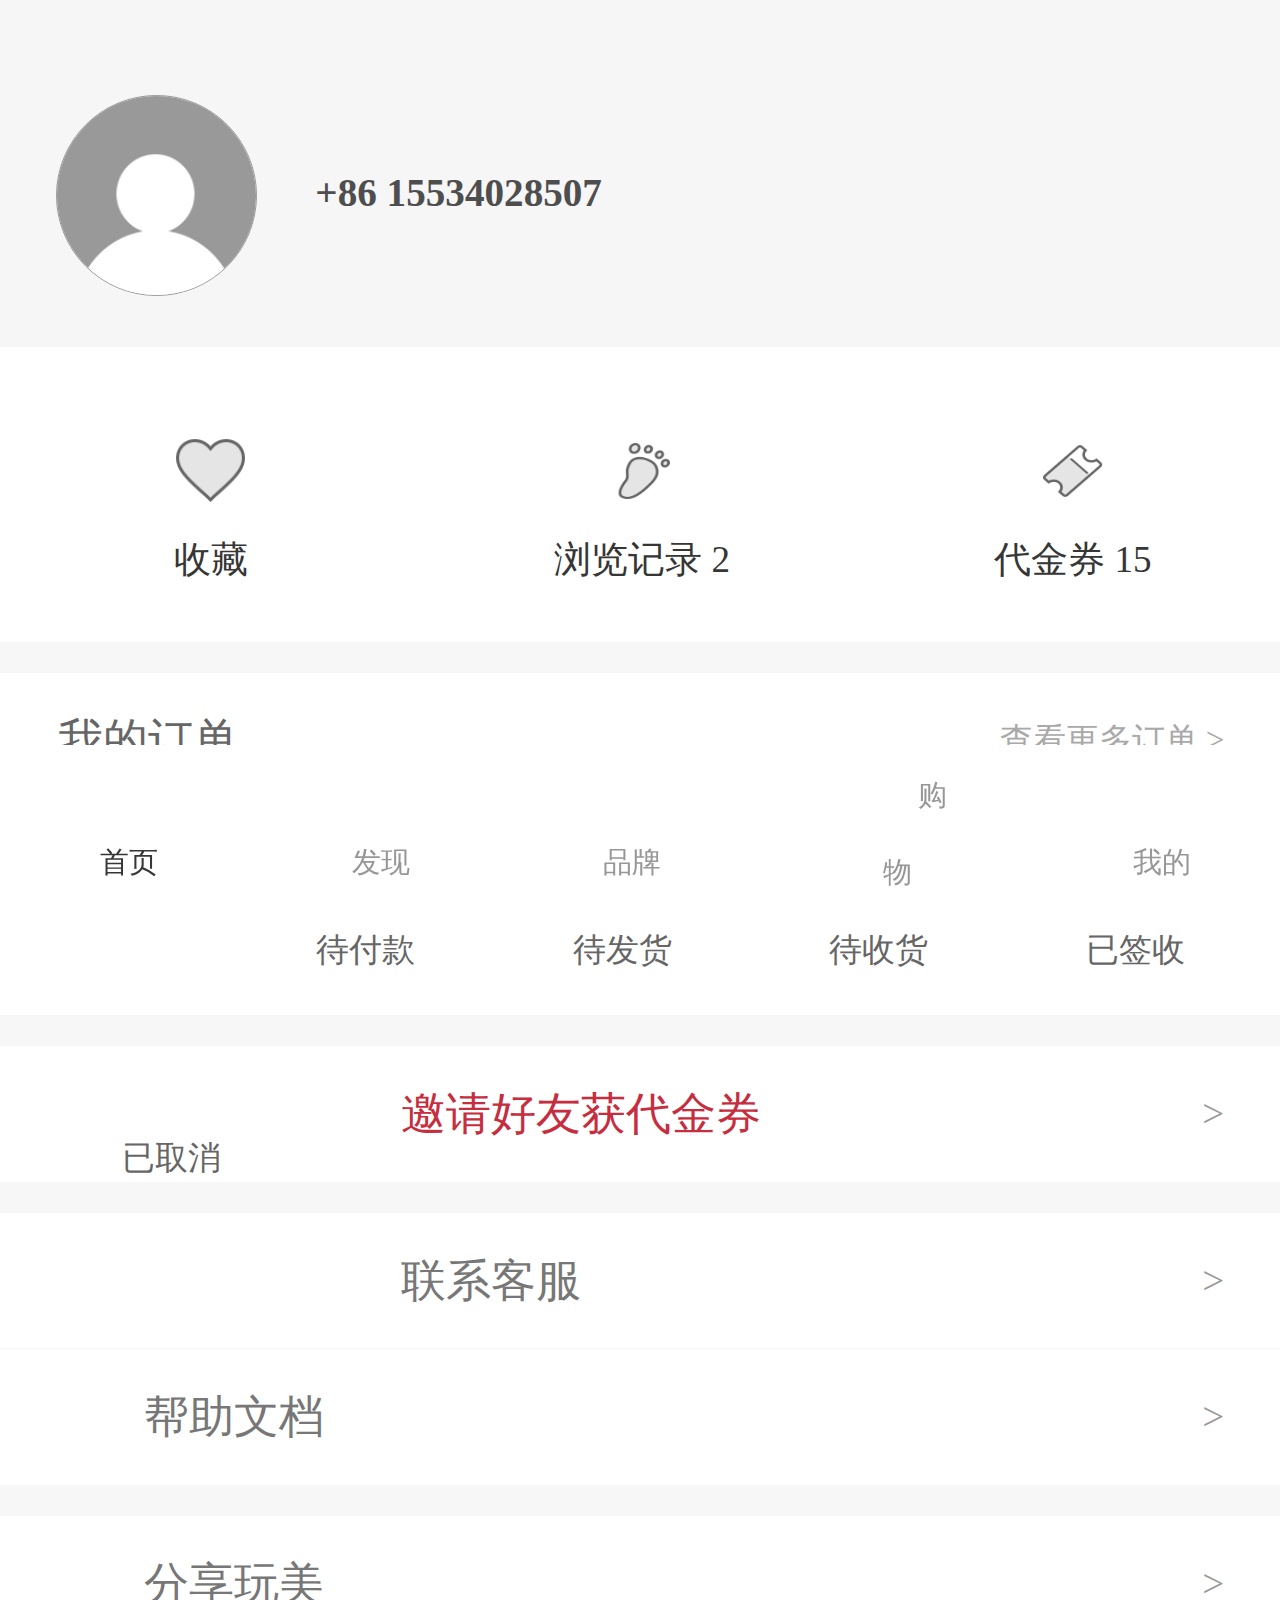
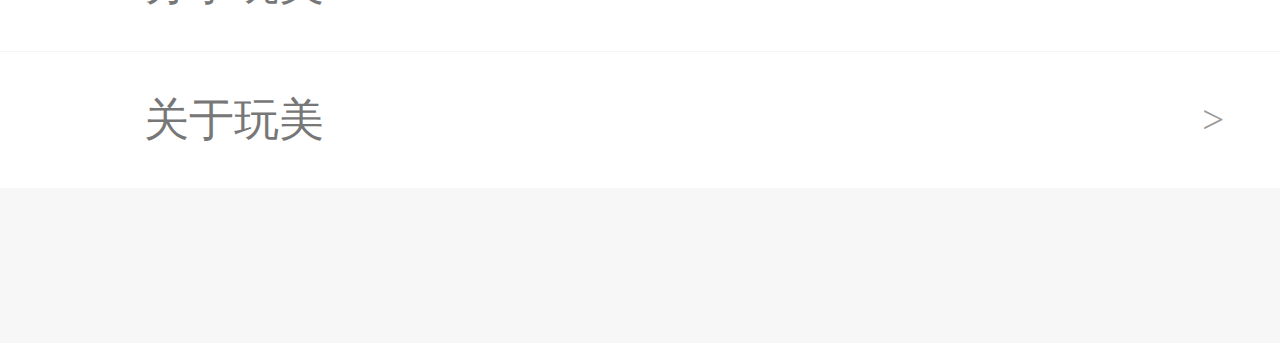
<file: wo.html>
<!DOCTYPE html>
<html lang="en">
<head>
	<meta charset="UTF-8">
	<title>我的</title>	
	<link rel="stylesheet" href="css/wo.css">
	<link rel="stylesheet" href="css/public.css">
	<link rel="stylesheet" href="js/rem.js">
	<meta name="viewport" content="width=device-width, user-scalable=no,initial-scale=1.0, maximum-scale=1.0, minimum-scale=1.0">
	<script src="js/rem.js"></script>
</head>
<body>
	<!-- 头部开始 -->
	<div id="toubu">
		<span class="xinfeng">&#xe609;</span>
		<span class="shezhi">&#xe63c;</span>
		<div class="circle">
			<img src="img/touxiang_09.png" alt="" class="wo_touxiang">
		</div>
		<span class="mingcheng">+86 15534028507</span>
	</div>
	<!-- 头部结束 -->

	<!-- 收藏开始 -->
	<div id="shoucang">
		<div class="shoucang_center">
			<div class="shoucang1">
				<img src="img/xin1_06.png" alt="" class="xin">
				<span>收藏</span>
			</div>
			<div class="shoucang1 shoucang2">
				<img src="img/jiao_10.png" alt="" class="xin">
				<span>浏览记录 2</span>
			</div>
			<div class="shoucang1 shoucang2">
				<img src="img/youhui_13.png" alt="" class="xin">
				<span>代金券 15</span>
			</div>
		</div>
	</div>
	<!-- 收藏结束 -->

	<div class="huise"></div>

	<!-- 我的订单开始 -->
	<div class="dingdan">
		<span class="mydd">我的订单</span>
		<span class="chakan">查看更多订单 &gt;</span>
	</div>
	<!-- 我的订单结束 -->

	<!-- 物流开始 -->
	<div class="wuliu">
		<div class="fukuan">
			<span class="fukuanbtn">&#xe60b;</span>
			<span class="daiding">待付款</span>
		</div>
		<div class="fukuan fukuan1">
			<span class="fukuanbtn">&#xe622;</span>
			<span class="daiding">待发货</span>
		</div>
		<div class="fukuan fukuan1">
			<span class="fukuanbtn">&#xe6d5;</span>
			<span class="daiding">待收货</span>
		</div>
		<div class="fukuan fukuan1">
			<span class="fukuanbtn">&#xe60e;</span>
			<span class="daiding">已签收</span>
		</div>
		<div class="fukuan fukuan1">
			<span class="fukuanbtn">&#xe6cc;</span>
			<span class="daiding">已取消</span>
		</div>
	</div>
	<!-- 物流结束 -->

	<div class="huise"></div>

	<!-- 邀请开始 -->
	<div class="yaoqing">
		<span class="yaoqingbtn">&#xe64e;</span>
		<span class="yaoqingren">邀请好友获代金券</span>
		<span class="youjiantou">&gt;</span>
	</div>
	<!-- 邀请结束 -->

	<div class="huise"></div>

	<!-- 客服开始 -->
	<div class="yaoqing yaoqing1">
		<span class="yaoqingbtn">&#xe61f;</span>
		<span class="yaoqingren kefu">联系客服</span>
		<span class="youjiantou">&gt;</span>
	</div>
	<!-- 客服结束 -->

	<!-- 帮助开始 -->
	<div class="yaoqing">
		<span class="yaoqingbtn ">&#xe824;</span>
		<span class="yaoqingren kefu">帮助文档</span>
		<span class="youjiantou">&gt;</span>
	</div>
	<!-- 帮助结束 -->

	<div class="huise"></div>

	<!-- 分享开始 -->
	<div class="yaoqing yaoqing1">
		<span class="yaoqingbtn">&#xe607;</span>
		<span class="yaoqingren kefu">分享玩美</span>
		<span class="youjiantou">&gt;</span>
	</div>
	<!-- 分享结束 -->

	<!-- 关于开始 -->
	<div class="yaoqing about">
		<span class="yaoqingbtn ">&#xe60d;</span>
		<span class="yaoqingren kefu">关于玩美</span>
		<span class="youjiantou">&gt;</span>
	</div>
	<!-- 关于结束 -->

	<!-- 底部开始 -->
	<div id="footer">
		<div class="footer_center">
			<a href="">
				<div class="shouye_icon">
					<a href="index.html">
						<span class="shouye_color">&#xe62f;</span>
						<i class="sy_xuanzhong">首页</i>
					</a>
				</div>
				<div class="shouye_icon shouye_icon1">
					<span class="shouye_color ">&#xe746;</span>
					<i class="sy_xuanzhong shangcheng">发现</i>
				</div>
				<div class="shouye_icon shouye_icon1">
					<span class="shouye_color ">&#xe65b;</span>
					<i class="sy_xuanzhong shangcheng">品牌</i>
				</div>
				<div class="shouye_icon shouye_icon1 shouye_icon2">
					<a href="gouwuche.html">
						<span class="shouye_color ">&#xe6d7;</span>
						<i class="sy_xuanzhong shangcheng">购物</i>
					</a>
				</div>
				<div class="shouye_icon shouye_icon1">
					<a href="wo.html">
						<span class="shouye_color ">&#xe638;</span>
						<i class="sy_xuanzhong shangcheng ">我的</i>
					</a>
				</div>
			</a>
		</div>
	</div>
	<!-- 底部结束 -->
</body>
</html>
</file>
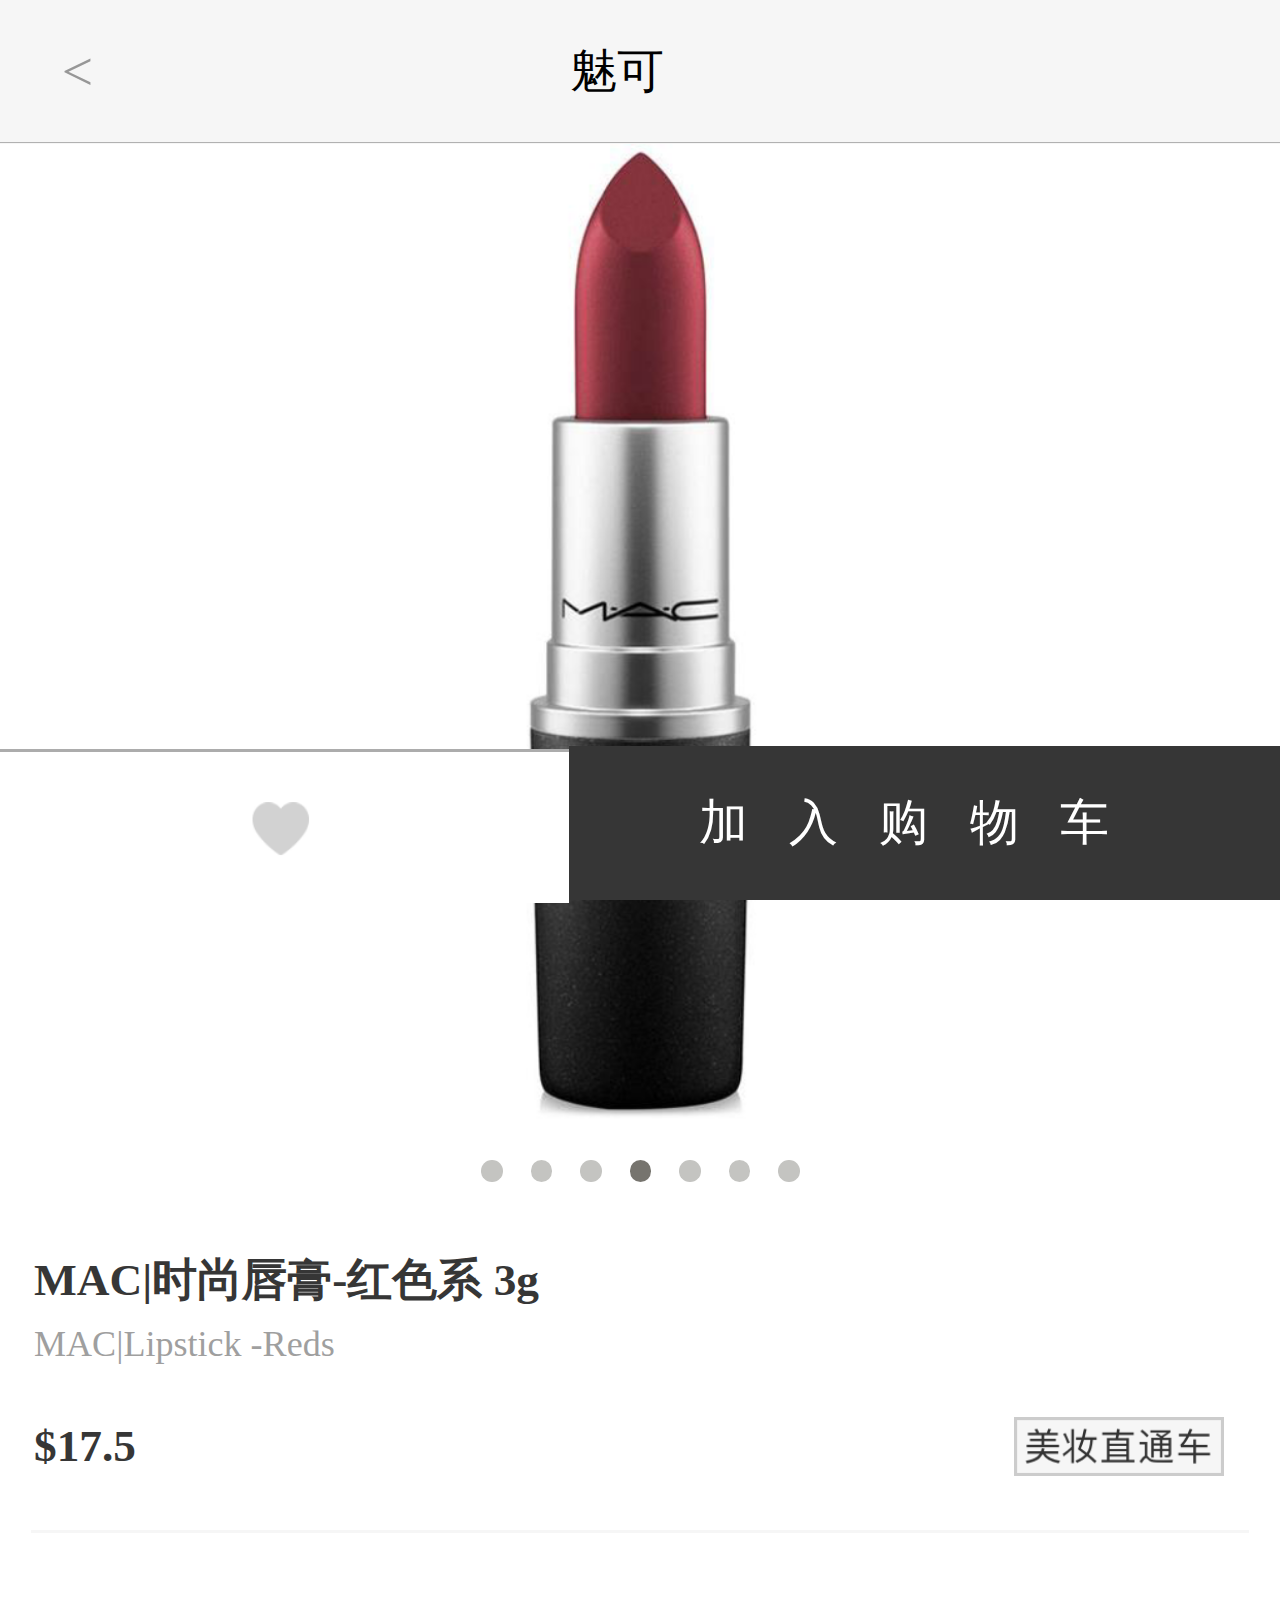
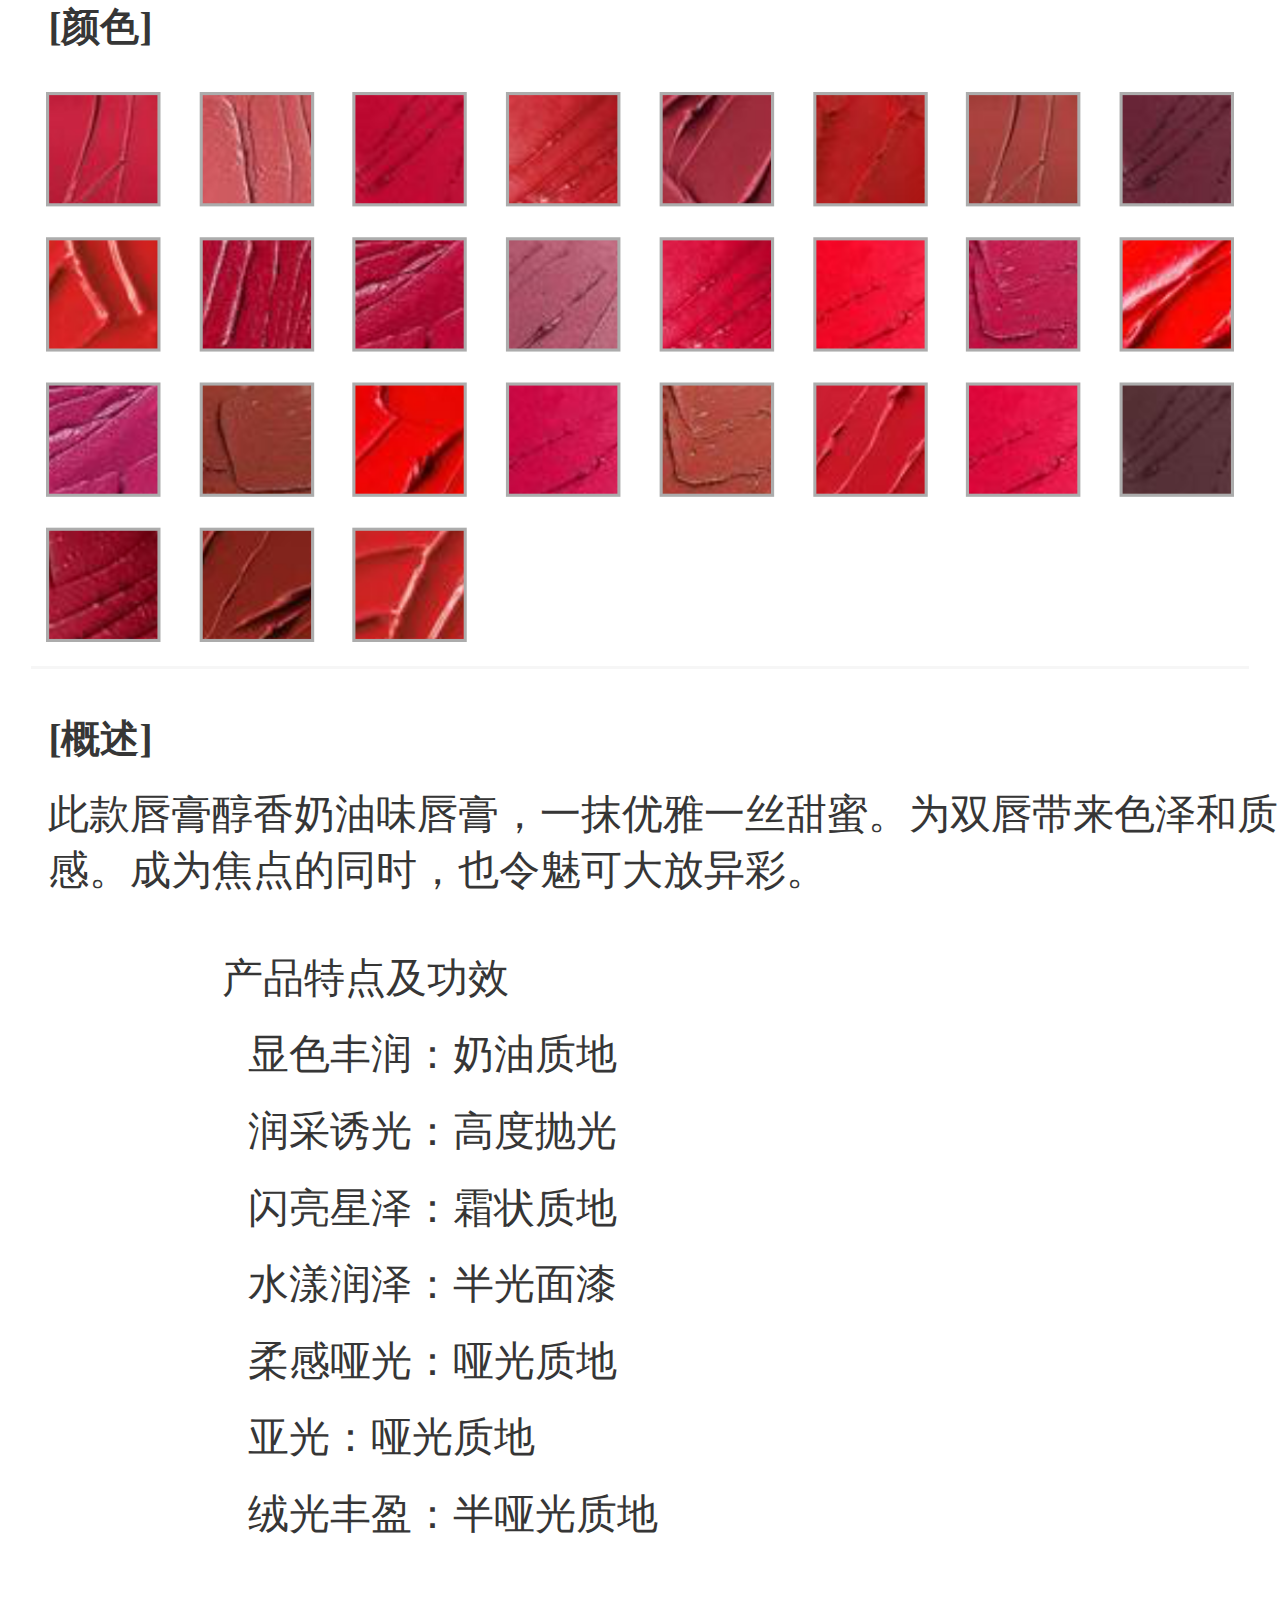
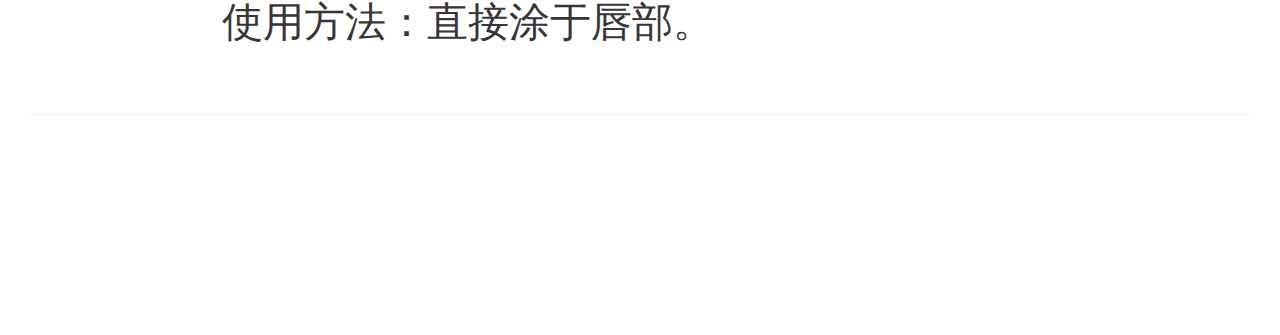
<file: xiangqingye.html>
<!DOCTYPE html>
<html lang="en">
<head>
	<meta charset="UTF-8">
	<title>详情页</title>
	<link rel="stylesheet" href="css/xiangqingye.css">
	<link rel="stylesheet" href="css/public.css">
	<link rel="stylesheet" href="js/rem.js">
	<meta name="viewport" content="width=device-width, user-scalable=no,initial-scale=1.0, maximum-scale=1.0, minimum-scale=1.0">
	<script src="js/rem.js"></script>
</head>
<body>
	<!-- 头部开始 -->
	<div id="guanzhu">
		<div class="guanzhu_top">
			<a href="remai.html"><span class="hanbao">&lt;</span></a>
			<span class="gz">魅可</span>	
		</div>
	</div>
	<!-- 头部结束 -->

	<!-- 图片开始 -->
	<div id="picture_zs">
		<img src="img/xiangqing1_10.png" alt="" class="zs_img">
		<div class="lunbo">
			<div class="lunbo1"></div>
			<div class="lunbo1 lunbo2"></div>
			<div class="lunbo1 lunbo2"></div>
			<div class="lunbo1 lunbo2 lunbo3"></div>
			<div class="lunbo1 lunbo2"></div>
			<div class="lunbo1 lunbo2"></div>
			<div class="lunbo1 lunbo2"></div>
		</div>
	</div>
	<!-- 图片结束 -->

	<!-- 文字描述开始 -->
	<div class="miaoshu">
		<h3>MAC|时尚唇膏-红色系 3g</h3>
		<h4>MAC|Lipstick -Reds</h4>
		<span class="hot_meiyuan">$17.5</span>
		<img src="img/meizhuang_13.png" alt="" class="meizhuang1">
		<div class="xq_fgx"></div>
	</div>
	<!-- 文字描述结束 -->

	<!-- 颜色开始 -->
	<div id="color">
		<h3>[颜色]</h3>
		<img src="img/yanse_13.png" alt="" class="yanse">
		<div class="xq_fgx1"></div>
	</div>
	<!-- 颜色结束 -->

	<!-- 概述开始 -->
	<div id="gaishu">
		<h3>[概述]</h3>
		<p class="chungao">此款唇膏醇香奶油味唇膏，一抹优雅一丝甜蜜。为双唇带来色泽和质感。成为焦点的同时，也令魅可大放异彩。</p>
		<span class="xinghao">&#xe616;</span>
		<p class="chungao gongxiao">产品特点及功效</p>
		<p class="xianse"><i class="dian">&#xe608;</i>显色丰润：奶油质地</p>
		<p class="xianse xianse1"><i class="dian">&#xe608;</i>润采诱光：高度抛光</p>
		<p class="xianse xianse1"><i class="dian">&#xe608;</i>闪亮星泽：霜状质地</p>
		<p class="xianse xianse1"><i class="dian">&#xe608;</i>水漾润泽：半光面漆</p>
		<p class="xianse xianse1"><i class="dian">&#xe608;</i>柔感哑光：哑光质地</p>
		<p class="xianse xianse1"><i class="dian">&#xe608;</i>亚光：哑光质地</p>
		<p class="xianse xianse1"><i class="dian">&#xe608;</i>绒光丰盈：半哑光质地</p>
		<span class="xinghao">&#xe616;</span>
		<p class="chungao gongxiao">使用方法：直接涂于唇部。</p>
		<div class="xq_fgx1 xq_fgx2"></div>
	</div>
	<!-- 概述结束 -->

	<!-- 底部开始 -->
	<div id="jiaru">
		<div class="jiaru_left">
			<span class="ren1">&#xe638;</span>
			<img src="img/xin_18.png" alt="" class="xinxin">
			<span class="ren1 xiaodai">&#xe620;</span>
		</div>
		<div class="jiaru_right">
			<span>加入购物车</span>
		</div>
	</div>
	<!-- 底部结束 -->
</body>
</html>
</file>
<file: css/index.css>
@font-face {
  font-family: 'iconfont';  /* project id 571230 */
  src: url('https://at.alicdn.com/t/font_571230_dawdkd5qdo2k2o6r.eot');
  src: url('https://at.alicdn.com/t/font_571230_dawdkd5qdo2k2o6r.eot?#iefix') format('embedded-opentype'),
  url('https://at.alicdn.com/t/font_571230_dawdkd5qdo2k2o6r.woff') format('woff'),
  url('https://at.alicdn.com/t/font_571230_dawdkd5qdo2k2o6r.ttf') format('truetype'),
  url('https://at.alicdn.com/t/font_571230_dawdkd5qdo2k2o6r.svg#iconfont') format('svg');
}
body{
	font-size: 12px;
	/* background-color: #Fff; */
}
#guanzhu{
	width: 100%;
	height: 1.4rem;
	background-color: #F6F6F6;
	float: left;
	position: fixed;
	z-index: 1;
}
.guanzhu_top{
	width: 100%;
	height: 1.39rem;
	border-bottom: 1px solid #B1B1B1;
}
.hanbao{
	font-family: 'iconfont';
	font-size: 0.54rem;
	color: #979797;
	margin-left: 0.6rem;
	float: left;
	line-height: 1.39rem;
}
.gz_box{
	float: left;
	margin-left: 4.56rem;
	line-height: 1.39rem;
}
.gz{
	color: #000000;
	font-size: 0.46rem;
	text-align: center;
}
/* .sousuo{
	width: 11.51rem;
	height: 0.9rem;
	margin: 0 auto;
	margin-top: 0.28rem;
}
.search{
	width: 11.51rem;
	height: 0.9rem;
	background-color: #F5F5F5;
	border-radius: 0.5rem;
	outline: none;
	border: 0;
	color: #B7B7B7;
	font-family: 'iconfont';
	padding-left: 0.35rem;
} */
/* #latest{
	width: 100%;
	height: 1.31rem;
	background-color: #F7F7F7;
	overflow-x: scroll;
	display: flex;
	flex-wrap: wrap;
	float: left;
}
 */
/* .latest1{
	width: 1.5rem;
	height: 1.31rem;
	background-color: #fff;
	color: #000000;
	font-size: 0.36rem;
	line-height: 1rem;

	display: flex;
	flex-wrap: wrap;
	justify-content: center;
	align-content: space-between;
} */
#latest{
	width: 100%;
	height: 1.19rem;
	background-color: #F7F7F7;
	float: left;
	display: flex;
	overflow-x: scroll; 
	margin-top: 1.4rem;
}
#latest::-webkit-scrollbar{
	display: none;    /* 滚动条隐藏 */
	/* display: block; */     /* 滚动条显示 */
}
.hufu{
	width: 1.83rem;
	height: 1.19rem;
	margin-left: 0.27rem;
	color: #000000;
	text-align: center;
	line-height: 1.13rem;
	float: left;
	font-size: 0.38rem;
}
.xiahuaxian{
	width: 1.83rem;
	height: 0.06rem;
	background-color: #454545;
}
.xiahuaxian1{
	visibility: hidden;
}


/* .latest2{
	width: 1.66rem;
	margin-left: 0.3rem;
	justify-content: center;
	text-align: center;
	height: 1.31rem;
	background-color: #fff;
	color: #000000;
	font-size: 0.36rem;
	line-height: 1rem;
	display: flex;
	flex-wrap: wrap;
	position: relative;
	float: left;
}
.hengxian{
	width: 1.66rem;
	height: 0.07rem;
	background-color: #363636;
	position: absolute;
	bottom: 0;
	left: 0;
} */
ul{
 	margin: 0;
 	padding: 0;
}





#banner{
	width: 100%;
	height: 5.37rem;
	position: relative;
	float: left;
}
#banner img{
	width: 100%;
	height: 5.37rem;
}
.lunbo{
	width: 3.09rem;
	height: 0.21rem;
	position: absolute;
	bottom: 0.28rem;
	left: 4.67rem;
}
.lunbo1{
	width: 0.21rem;
	height: 0.21rem;
	background-color: #C4C4C1;
	float: left;
	border-radius: 50%;
}
.lunbo2{
	margin-left: 0.27rem;
}
.lunbo3{
	background-color: #76746E;
}
#remai{
	width: 100%;
	height: 3.8rem;
	background-color: #F7F7F7;
	float: left;
}
.remai_top{
	width: 11.67rem;
	height: 1.33rem;
	margin-left: 0.48rem;
}
.remai_top h2{
	font-size: 0.4rem;
	color: #363636;
	line-height: 1.33rem;
	float: left;
}
.dianji{
	font-size: 0.32rem;
	color: #363636;
	float: right;
	line-height: 1.33rem;
}
.jiantou{
	font-size: 0.2rem;
	color: #999999;
	margin-left: 0.08rem;
}
.remai_bottom{
	height: 2.31rem;
	margin-left: 0.48rem;
	display: flex;
	overflow-x: scroll; 
}
.remai_bottom::-webkit-scrollbar{
	display: none;    /* 滚动条隐藏 */
	/* display: block; */     /* 滚动条显示 */
}
.remai_1{
	width: 1.9rem;
	height: 2.31rem;
	background-color: #FFFFFF;
	text-align: center;

}
.kouhong{
	width: 1.9rem;
	height: 1.63rem;
}
.meiyuan{
	font-size: 0.25rem;
	color: #363636;
}
.remai_2{
	margin-left: 0.09rem;
}
#shangpin{
	width: 100%;
	height: 100%;
	background-color: #fff;
	float: left;
}
.shangpin_center{
	width: 11.52rem;
	height: 5.49rem;
	border-bottom: 3px solid #F7F7F7;
	margin: 0 auto;
}
.shangpin1{
	width: 5.03rem;
	height: 5.27rem;
	float: left;
}
.shangpin_right{
	width: 5.4rem;
	height: 5.27rem;
	float: left;
	margin-left: 0.6rem;
}
.shijian{
	width: 1.09rem;
	height: 0.51rem;
	background-color: #F7F7F7;
	float: right;
	margin-top: 0.82rem;
	color: #9D9D9D;
	font-size: 0.25rem;
	box-sizing: content-box;
	margin-left: 5rem;
	text-align: center;
	line-height: 0.51rem;
}
.shangpin_right h2{
	font-size: 0.54rem;
	color: #363636;
	float: right;
	margin-left: 0.5rem;
}
.sp_wenzi{
	font-size: 0.32rem;
	color: #656565;
	float: right;
	margin-top: 0.43rem;
}
.fenjie{
	font-size: 0.33rem;
	color: #9A9A9A;
	line-height: 1.33rem;
	margin-left: 0.22rem;
}
.shangpin_center1{
	margin-bottom: 1.5rem;
}

/* #bozhu{
	width: 100%;
	background-color: pink;
	float: left;
}
.bozhu1{
	width: 100%;
	height: 2.16rem;
	background-color: #fff;
}
.bozhu1_center{
	width: 11.52rem;
	height: 2.15rem;
	border-bottom: 1px solid #E7E7E7;
	margin: 0 auto;
}
.bozhu_left{
	width: 1.26rem;
	height: 1.26rem;
	background-color: #fff;
	border-radius: 50%;
	margin-top: 0.44rem;
	float: left;
	position: relative;
}
.touxiang{
	width: 1.26rem;
	height: 1.26rem;
	border-radius: 50%;
}
.shoucang{
	position: absolute;
	top: 0.88rem;
	left: 0.88rem;
	width: 0.32rem;
	height: 0.32rem;
}
.bozhu_right{
	width: 9.94rem;
	height: 1.15rem;
	float: right;
	margin-top: 0.44rem;
	position: relative;
}
.bozhu_right h2{
	font-size: 0.4rem;
	color: #363636;
}
.bozhu_right p{
	font-size: 0.36rem;
	color: #666666;
	margin-top: 0.05rem;
}
.biankuang{
	width: 1.65rem;
	height: 0.69rem;
	border: 1px solid #FF2844;
	float: right;
	position: absolute;
	top: 0.29rem;
	right: 0;
	border-radius: 0.1rem;
	color: #FF2844;
	text-align: center;
	line-height: 0.69rem;
} */


#footer{
	width: 100%;
	height: 1.5rem;
	background-color: #fff;
	position: fixed;
	left: 0;
	bottom: 0;
}
.footer_center{
	width: 11.51rem;
	height: 1.5rem;
	margin: 0 auto;
}
.shouye_icon{
	width: 0.84rem;
	height: 1.01rem;
	background-color: #fff;
	margin-left: 0.38rem;
	float: left;
	text-align: center;
	line-height: 0.5rem;
	margin-top: 0.3rem;
}
.shouye_icon2{
	width: 1.1rem;
}
.shouye_color{
	font-family: 'iconfont';
	font-size: 0.55rem;
	color: #363636;
}
.sy_xuanzhong{
	font-size: 0.28rem;
	color: #363636;
	display: block;
	text-align: center;
}
.shouye_icon1{
	margin-left: 1.6rem;
}
.shangcheng{
	color: #979797;
	font-size: 0.28rem;
}
</file>
<file: css/public.css>
*{	
	margin: 0;/* BODY里的margin值8px清除 */
	padding: 0;
	text-decoration: none;
	font-style: normal;
	list-style: none;
	-webkit-tap-highlight-color: rgba(0, 0, 0, 0);
	box-sizing: border-box;
}
img{
	width: 100%;
	height: 100%;
	border: 0;
	display: block;
}
</file>
<file: css/gouwuche.css>
@font-face {
  font-family: 'iconfont';  /* project id 571230 */
  src: url('https://at.alicdn.com/t/font_571230_dawdkd5qdo2k2o6r.eot');
  src: url('https://at.alicdn.com/t/font_571230_dawdkd5qdo2k2o6r.eot?#iefix') format('embedded-opentype'),
  url('https://at.alicdn.com/t/font_571230_dawdkd5qdo2k2o6r.woff') format('woff'),
  url('https://at.alicdn.com/t/font_571230_dawdkd5qdo2k2o6r.ttf') format('truetype'),
  url('https://at.alicdn.com/t/font_571230_dawdkd5qdo2k2o6r.svg#iconfont') format('svg');
}
.toubu{
	width: 100%;
	height: 1.36rem;
	background: #F6F6F6;
	border-bottom: 0.01rem solid #ADADAD;
	line-height: 1.36rem;
	float: left;
	position: fixed;
	top: 0;
	left: 0;
	z-index: 1;
}
.shopping{
	text-align: center;
	color: #000000;
	font-size: 0.46rem;
	float: left;
	margin-left: 4.93rem;
}
.guanli{
	font-size: 0.42rem;
	color: #363636;
	margin-right: 0.75rem;
	float: right;
	line-height: 1.36rem;
}
.mingcheng{
	width: 100%;
	height: 1.02rem;
	background: #F7F7F7;
	float: left;
	border-bottom: 0.02px solid #ACACAC;
	color: #3B3B3B;
	text-align: center;
	font-size: 0.3rem;
	line-height: 1.02rem;
	position: relative;
	position: fixed;
	top: 1.36rem;
	left: 0;
	z-index: 1;
}
.xiahuaxian{
	background: #363636;
	width: 3.75rem;
	height: 0.04rem;
	position: absolute;
	bottom: 0;
	left: 4.33rem;
}
.gengduo{
	width: 100%;
	height: 0.96rem;
	background: #F7F7F7;
	float: left;
	margin-top: 2.38rem;
}
.chakan{
	font-size: 0.32rem;
	color: #363636;
	float: right;
	margin-right: 0.3rem;
	line-height: 0.96rem;
}
.shangpin{
	width: 100%;
	height: 3.54rem;
	background: #fff;
	float: left;
	margin-bottom: 0.3rem;
}
.sp_center{
	width: 11.61rem;
	height: 3.54rem;
	background: #fff;
	margin: 0 auto;
}
.xuanze{
	width: 0.54rem;
	height: 0.54rem;
	background: #414141;
	border-radius: 50%;
	margin-top: 1.5rem;
	float: left;
	position: relative;
}
.duihao{
	font-family: 'iconfont';
	font-size: 0.36rem;
	color: #fff;
	position: absolute;
	top: 0.1rem;
	left: 0.09rem;
}
.jg_shangpin{
	width: 2.63rem;
	height: 3.54rem;
	float: left;
}
.shangpin_right{
	width: 8.15rem;
	height: 3.54rem;
	float: right;
}
.miaoshu{
	font-size: 0.34rem;
	color: #363636;
	float: left;
	margin-top: 0.47rem;
}
.shuliang{
	width: 2.2rem;
	height: 0.58rem;
	border: 1px solid #ACACAC;
	float: left;
	margin-top: 0.6rem;
	text-align: center;
	position: relative;
}
.jian{
	color: #D6D6D6;
	font-size: 0.2rem;
	float: left;
	line-height: 0.58rem;
	margin-left: 0.16rem;
}
.shuliang_xt{
	width: 0.02rem;
	height: 0.56rem;
	background:#ACACAC;
	float: left; 
	margin-left: 0.17rem;
}
.shuliang1{
	color: #363636;
	font-size: 0.34rem;
	line-height: 0.58rem;
	float: left;
	margin-left: 0.39rem;
	font-weight: normal;
	margin-right: 0.3rem;
}

.jia{
	margin-left: 0.08rem;
	font-size: 0.44rem;
	float: left;
	line-height: 0.45rem;
	color: #666666;
}

.price{
	font-size: 0.38rem;
	color: #363636;
	float: right;
	font-weight: bold;
	margin-top: 0.58rem;
	margin-left: 2rem;
}

.manzeng1{
	width: 1.26rem;
	height: 0.48rem;
	float: right;
	margin-top: 0.39rem;
}
.manzeng{
	width: 2.01rem;
	height: 0.48rem;
	float: right;
	margin-right: 0.36rem;
	margin-top: 0.39rem;
}
.gift{
	background: #F7F7F7;
	width: 100%;
	height: 0.63rem;
	float: left;
}
.gift h2{
	font-size: 0.34rem;
	color: #363636;
	margin-left: 0.38rem;
	line-height: 0.63rem;
}
.gift1{
	width: 100%;
	height: 4.26rem;
	background: #fff;
	float: left;
}
.gouwuimg{
	width: 2.63rem;
	height: 3.87rem;
	float: left;
	margin-left: 0.8rem;
	margin-top: 0.2rem;
}
.gift1_right{
	width: 8.33rem;
	height: 4.26rem;
	float: right;
	margin-right: 0.3rem;
}
.free{
	font-size: 0.24rem;
	color: #363636;
	float: left;
	margin-top: 0.54rem;
}
.free1{
	font-size: 0.28rem;
	color: #999999;
	float: left;
	margin-right: 2rem;
}
.num1{
	font-size: 0.28rem;
	color: #363636;
	margin-top: 0.8rem;
	float: left;
}
.mianfei{
	font-size: 0.36rem;
	color: #363636;
	float: right;
	font-weight: bold;
	margin-top: 0.8rem;
	font-weight: normal;
}
.huisekuai{
	width: 100%;
	height: 0.33rem;
	float: left;
	background: #F7F7F7;
}
.jiesuan{
	width: 100%;
	height: 5.11rem;
	background: #fff;
	float: left;
}
.jiesuan_center{
	width: 11.67rem;
	height: 5.11rem;
	margin: 0 auto;
}
.guonei{
	width: 11.67rem;
	height: 2rem;
	background: #fff;
	float: left;
}
.fangzi{
	width: 0.42rem;
	height: 0.39rem;
	margin-top: 0.43rem;
	float: left;
}
.qiche{
	width: 0.48rem;
	height: 0.37rem;
	margin-top: 0.44rem;
	float: left;
}
.jiesuan_wz{
	font-size: 0.38rem;
	color: #999999;
	float: left;
	margin-top: 0.34rem;
	margin-left: 0.23rem;
	margin-right: 5rem;
}
.heji{
	font-size: 0.38rem;
	color: #393939;
	float: left;
	margin-left: 0.64rem;
	margin-top: 0.45rem;
	font-weight: normal;
}
.yunfei{
	margin-left: 0.63rem;
}
.heji_price{
	font-size: 0.38rem;
	color: #393939;
	float: right;
	margin-top: 0.45rem;
	font-weight: normal;
}
.heji1,.heji_price1{
	margin-top: 0.26rem;
}
.xiantiao{
	width: 11.4rem;
	height: 0.03rem;
	background: #F7F7F7;
	float: left;
	margin-left: 0.65rem;
}
.xiaofeishui{
	width: 11.02rem;
	height: 1.14rem;
	background: #fff;
	float: left;
	margin-left: 0.65rem;
	line-height: 1.14rem;
}
.xfs_wz{
	font-size: 0.38rem;
	color: #393939;
	float: left;
	font-weight: normal;
}
.wenhao{
	font-size: 0.38rem;
	font-family: 'iconfont';
	margin-left: 0.14rem;
}
.xfs_price{
	font-size: 0.38rem;
	color: #393939;
	float: right;
	font-weight: normal;
}
.guonei1{
	height: 1.91rem;
}
.xfs_img{
	width: 6rem;
	height: 0.45rem;
	float: left;
	margin-top: 0.26rem;
	margin-left: 0.67rem;
}
.jiesuan1{
	height: 3.15rem;
}
.jiesuan_center1{
	height: 3.15rem;
}
.zhiyou{
	font-size: 0.38rem;
	color: #363636;
	float: right;
	margin-top: 0.34rem;
	font-weight: normal;
}
.jiesuan_wz1{
	margin-right: 6rem;
}
.feiji{
	width: 0.44rem;
	height: 0.44rem;
	margin-top: 0.43rem;
	float: left;
}
.daijinquan{
	width: 100%;
	height: 1.17rem;
	background: #fff;
	float: left;
	line-height: 1.17rem;
	margin-bottom: 2.97rem;
}
.tubiao_djq{
	width: 0.48rem;
	height: 0.48rem;
	margin-top: 0.35rem;
	float: left;
	margin-left: 0.36rem;
}
.djq_title{
	font-size: 0.38rem;
	color: #999999;
	float: left;
	margin-left: 0.23rem;
}
.wukeyong{
	font-size: 0.38rem;
	color: #484848;
	float: right;
	margin-right: 0.42rem;
}
.qujiesuan{
	width: 100%;
	height: 1.47rem;
	border-top: 2px solid #E3E3E3;
	border-bottom: 1px solid #B2B2B2;
	float: left;
	position: relative;
	background: #fff;
	position: fixed;
	bottom: 1.5rem;
	left: 0;
}
.xuanze_js{
	float: left;
	margin-top: 0.46rem;
	margin-left: 0.48rem;
}
.quanxuan{
	font-size: 0.4rem;
	color: #505050;
	float: left;
	line-height: 1.47rem;
	margin-left: 0.29rem;
}
.js_heji{
	font-size: 0.34rem;
	line-height: 1.47rem;
	color: #000000;
	float: right;
	margin-right: 3rem;
}
.zongjine{
	color: #363636;
	font-weight: bold;
}
.black{
	width: 3rem;
	height: 1.49rem;
	background: #454545;
	float: right;
	position: absolute;
	top: -1px;
	right: 0;
	color: #fff;
	font-size: 0.42rem;
	text-align: center;
	line-height: 1.49rem;
	font-weight: bold;
}


#footer{
	width: 100%;
	height: 1.5rem;
	background-color: #fff;
	position: fixed;
	left: 0;
	bottom: 0;
	z-index: 999;
}
.footer_center{
	width: 11.51rem;
	height: 1.5rem;
	margin: 0 auto;
}
.shouye_icon{
	width: 0.84rem;
	height: 1.5rem;
	background-color: #fff;
	margin-left: 0.38rem;
	float: left;
	text-align: center;
	line-height: 0.5rem;
}
.shouye_icon2{
	width: 1.1rem;
}
.shouye_color{
	font-family: 'iconfont';
	font-size: 0.55rem;
	color: #363636;
	line-height: 0.5rem;
}
.sy_xuanzhong{
	font-size: 0.28rem;
	color: #363636;
}
.shouye_icon1{
	margin-left: 1.6rem;
}
.shangcheng{
	color: #979797;
	font-size: 0.28rem;
}
</file>
<file: css/remai.css>
@font-face {
  font-family: 'iconfont';  /* project id 571230 */
  src: url('https://at.alicdn.com/t/font_571230_dawdkd5qdo2k2o6r.eot');
  src: url('https://at.alicdn.com/t/font_571230_dawdkd5qdo2k2o6r.eot?#iefix') format('embedded-opentype'),
  url('https://at.alicdn.com/t/font_571230_dawdkd5qdo2k2o6r.woff') format('woff'),
  url('https://at.alicdn.com/t/font_571230_dawdkd5qdo2k2o6r.ttf') format('truetype'),
  url('https://at.alicdn.com/t/font_571230_dawdkd5qdo2k2o6r.svg#iconfont') format('svg');
}
body{
	font-size: 12px;
	background-color: #Fff;
}
#guanzhu{
	width: 100%;
	height: 1.4rem;
	background-color: #F6F6F6;
	float: left;
	position: fixed;
	z-index: 1;
}
.guanzhu_top{
	width: 100%;
	height: 1.39rem;
	border-bottom: 1px solid #B1B1B1;
}
.hanbao{
	font-size: 0.54rem;
	color: #979797;
	margin-left: 0.6rem;
	float: left;
	line-height: 1.39rem;
}
.gz_box{
	float: left;
	margin-left: 4.09rem;
	line-height: 1.39rem;
}
.gz{
	color: #000000;
	font-size: 0.46rem;
	text-align: center;
}

#feilei{
	width: 100%;
	height: 1.19rem;
	background-color: #F7F7F7;
	float: left;
	display: flex;
	overflow-x: scroll; 
}
#feilei::-webkit-scrollbar{
	display: none;    /* 滚动条隐藏 */
	/* display: block; */     /* 滚动条显示 */
}
.hufu{
	width: 1.83rem;
	height: 1.19rem;
	margin-left: 0.27rem;
	color: #000000;
	text-align: center;
	line-height: 1.13rem;
	float: left;
}
.xiahuaxian{
	width: 1.83rem;
	height: 0.06rem;
	background-color: #454545;
}
.xiahuaxian1{
	visibility: hidden;
}
#remai_pinpai{
	width: 100%;
	height: 10.35rem;
	float: left;
	background-color: #fff;
}
.remai_di{
	width: 1.95rem;
	height: 0.63rem;
	background-color: #F7F7F7;
	margin-left: 0.45rem;
	margin-top: 0.45rem;
	color: #363636;
	font-size: 0.38rem;
	text-align: center;
}
.remai_pp{
	width: 11.31rem;
	height: 5.48rem;
	margin-left: 0.53rem;
	margin-top: 0.63rem;
}
.remai_pp1{
	width: 1.94rem;
	height: 2.7rem;
	background-color: #fff;
	float: left;
	text-align: center;
}
.pinpaiimg{
	width: 1.69rem;
	height: 2rem;
	margin: 0 auto;
}
.yashi{
	color: #383838;
	font-size: 0.32rem;
}
.remai_pp2{
	margin-left: 0.4rem;
}
.remai_pp3{
	margin-top: 0.67rem;
}



.sousuo{
	width: 11.51rem;
	height: 0.9rem;
	margin: 0 auto;
	margin-top: 1.5rem;
	position: relative;
}
.search{
	width: 11.51rem;
	height: 0.9rem;
	background-color: #F5F5F5;
	border-radius: 0.5rem;
	outline: none;
	border: 0;
	color: #B7B7B7;
	font-family: 'iconfont';
	padding-left: 2.26rem;
	font-size: 0.38rem;
	
} 
.jingxuan{
	position: absolute;
	top: 0.2rem;
	left: 0.27rem;
	width: 1.9rem;
	height: 0.51rem;
}
#hot{
	width: 100%;
	height: 100%;
	float: left;
}
.danpin{
	width: 100%;
	height: 0.99rem;
	background-color: #F7F7F7;
	color: #363636;
	font-size: 0.4rem;
	text-align: center;
	line-height: 0.99rem;
}
.hot_danpin{
	width: 50%;
	height: 11.25rem;
	background-color: #fff;
	float: left;
}
.hot_danpin1{
	margin-bottom: 1.5rem;
}
.hot_img{
	width: 100%;
	height: 8.7rem;
}
.hot_title{
	width: 100%;
	height: 2.55rem;
}
.hot_title h3{
	font-size: 0.35rem;
	color: #363636;
	margin-left: 0.33rem;
	float: left;
	font-weight: normal;
	margin-right: 2rem;
}
.hot_title1 h3{
	margin-right: 0;
}
.hot_title h4{
	font-size: 0.35rem;
	color: #9F9F9F;
	margin-left: 0.33rem;
	float: left;
	margin-right: 2rem;
	margin-top: 0.13rem;
}
.hot_meiyuan{
	font-size: 0.35rem;
	color: #363636;
	margin-left: 0.33rem;
	float: left;
	margin-right: 5rem;
	margin-top: 0.13rem;
}
.hot_rmb{
	font-size: 0.35rem;
	color: #363636;
	margin-left: 0.33rem;
	float: left;
	margin-top: 0.13rem;
}
.meizhuang{
	width: 2.04rem;
	height: 0.57rem;
	float: left;
	margin-left: 0.17rem;
	margin-top: 0.13rem;
}
.dianzan{
	width: 1.56rem;
	height: 0.57rem;
	float: right;
	margin-top: 0.13rem;
}
.xin{
	width: 0.57rem;
	height: 0.57rem;
	float: left;
}
.renshu{
	font-size: 0.28rem;
	color: #999999;
	float: left;
	line-height: 0.57rem;
}
#footer{
	width: 100%;
	height: 1.5rem;
	float: left;
	background-color: #fff;
	position: fixed;
	left: 0;
	bottom: 0;
}
.footer_center{
	width: 11.51rem;
	height: 1.5rem;
	margin: 0 auto;
}
.shouye_icon{
	width: 0.84rem;
	height: 1.01rem;
	background-color: #fff;
	margin-top: 0.3rem;
	margin-left: 0.38rem;
	float: left;
	text-align: center;
	line-height: 0.5rem;
}
.shouye_icon2{
	width: 1.1rem;
}
.shouye_color{
	font-family: 'iconfont';
	font-size: 0.55rem;
	color: #363636;
	margin: 0 0.14rem;
}
.sy_xuanzhong{
	font-size: 0.28rem;
	color: #363636;
}
.shouye_icon1{
	margin-left: 1.6rem;
}
.shangcheng{
	color: #979797;
	font-size: 0.28rem;
}
</file>
<file: css/wo.css>
@font-face {
  font-family: 'iconfont';  /* project id 571230 */
  src: url('https://at.alicdn.com/t/font_571230_dawdkd5qdo2k2o6r.eot');
  src: url('https://at.alicdn.com/t/font_571230_dawdkd5qdo2k2o6r.eot?#iefix') format('embedded-opentype'),
  url('https://at.alicdn.com/t/font_571230_dawdkd5qdo2k2o6r.woff') format('woff'),
  url('https://at.alicdn.com/t/font_571230_dawdkd5qdo2k2o6r.ttf') format('truetype'),
  url('https://at.alicdn.com/t/font_571230_dawdkd5qdo2k2o6r.svg#iconfont') format('svg');
}
body{
	background: #F7F7F7;
}
#toubu{
	width: 100%;
	height: 3.37rem;
	background-color: #F6F6F6;
}
.xinfeng{
	font-family: 'iconfont';
	color: #363636;
	float: right;
	margin-right: 0.93rem;
	margin-top: 0.15rem;
	font-size: 0.55rem;
}
.shezhi{
	font-family: 'iconfont';
	color: #363636;
	float: right;
	margin-right: 0.93rem;
	margin-top: 0.15rem;
	font-size: 0.55rem;
}
.circle{
	width: 1.95rem;
	height: 1.95rem;
	border: 1px solid #999999;
	border-radius: 50%;
	float: left;
	margin-left: 0.54rem;
	margin-top: 0.92rem;
	overflow: hidden;
}
.wo_touxiang{
	width: 2rem;
	height: 2rem;
	margin-top: -0.02rem;
	margin-left: -0.03rem;
}
.mingcheng{
	font-size: 0.38rem;
	color: #4E4E4E;
	float: left;
	margin-top: 1.65rem;
	margin-left: 0.57rem;
	font-weight: bold;
}
#shoucang{
	width: 100%;
	height: 2.86rem;
	background-color: #fff;
}
.shoucang_center{
	/* height: 100%; */
	margin: 0 auto;
}
.shoucang1{
	width: 3.28rem;
	height: 2.16rem;
	margin-left: 0.41rem;
	margin-top: 0.39rem;
	float: left;
	color: #363636;
	font-size: 0.36rem;
	text-align: center;
}
.xin{
	width: 0.7rem;
	height: 0.63rem;
	margin: auto;
	margin-top: 0.48rem;
	margin-bottom: 0.32rem;
}
.shoucang2{
	margin-left: 0.9rem;
}
.huise{
	width: 100%;
	height: 0.3rem;
	background: #F7F7F7;
}
.dingdan{
	width: 100%;
	height: 1.31rem;
	border-bottom: 0.01rem solid #E3E3E3;
	line-height: 1.31rem;
	background: #fff;
}
.mydd{
	font-size: 0.44rem;
	color: #666666;
	float: left;
	margin-left: 0.56rem;
}
.chakan{
	font-size: 0.32rem;
	color: #A9A9A9;
	float: right;
	margin-right: 0.54rem;
}
.wuliu{
	width: 100%;
	height: 2.01rem;
	background: #fff;
}
.fukuan{
	width: 1.66rem;
	height: 2.01rem;
	float: left;
	margin-left: 0.41rem;
	text-align: center;
}
.fukuanbtn{
	font-family: 'iconfont';
	font-size: 0.58rem;
	color: #363636;
	margin-top: 0.4rem;
	display: block;
}
.daiding{
	font-size: 0.32rem;
	color: #666666;
	text-align: center;
	display: block;
	margin-top: 0.1rem;
}
.fukuan1{
	margin-left: 0.83rem;
}
.yaoqing{
	width: 100%;
	height: 1.32rem;
	background: #fff;
	line-height: 1.32rem;
}
.yaoqingbtn{
	font-family: 'iconfont';
	color: #363636;
	float: left;
	margin-left: 0.55rem;
	font-size: 0.55rem;
}
.yaoqingren{
	font-size: 0.44rem;
	color: #C62E40;
	margin-left: 0.42rem;
	float: left;
}
.youjiantou{
	font-size: 0.38rem;
	color: #9A9A9A;
	float: right;
	margin-right: 0.54rem;
}
.yaoqing1{
	border-bottom: 0.01rem solid #F5F5F5;
}
.kefu{
	color: #777777;
}
.about{
	margin-bottom: 1.5rem;
}


#footer{
	width: 100%;
	height: 1.5rem;
	background-color: #fff;
	position: fixed;
	left: 0;
	bottom: 0;
	z-index: 999;
}
.footer_center{
	width: 11.51rem;
	height: 1.5rem;
	margin: 0 auto;
}
.shouye_icon{
	width: 0.84rem;
	height: 1.5rem;
	background-color: #fff;
	margin-left: 0.38rem;
	float: left;
	text-align: center;
	line-height: 0.5rem;
}
.shouye_icon2{
	width: 1.1rem;
}
.shouye_color{
	font-family: 'iconfont';
	font-size: 0.55rem;
	color: #363636;
	line-height: 0.5rem;
}
.sy_xuanzhong{
	font-size: 0.28rem;
	color: #363636;
}
.shouye_icon1{
	margin-left: 1.6rem;
}
.shangcheng{
	color: #979797;
	font-size: 0.28rem;
}
</file>
<file: css/xiangqingye.css>
@font-face {
  font-family: 'iconfont';  /* project id 571230 */
  src: url('https://at.alicdn.com/t/font_571230_dawdkd5qdo2k2o6r.eot');
  src: url('https://at.alicdn.com/t/font_571230_dawdkd5qdo2k2o6r.eot?#iefix') format('embedded-opentype'),
  url('https://at.alicdn.com/t/font_571230_dawdkd5qdo2k2o6r.woff') format('woff'),
  url('https://at.alicdn.com/t/font_571230_dawdkd5qdo2k2o6r.ttf') format('truetype'),
  url('https://at.alicdn.com/t/font_571230_dawdkd5qdo2k2o6r.svg#iconfont') format('svg');
}
#guanzhu{
	width: 100%;
	height: 1.4rem;
	background-color: #F6F6F6;
	float: left;
	position: fixed;
	top: 0;
	left: 0;
	z-index: 1;
}
.guanzhu_top{
	height: 1.39rem;
	border-bottom: 1px solid #B1B1B1;
	line-height: 1.39rem;
}
.hanbao{
	font-size: 0.54rem;
	color: #979797;
	margin-left: 0.6rem;
	float: left;
}
.gz{
	color: #000000;
	font-size: 0.46rem;
	text-align: center;
	margin-left: 4.63rem;
	float: left;
}

#picture_zs{
	width: 100%;
	height: 10.2rem;
	float: left;
	margin-top: 1.4rem;
}
.zs_img{
	width: 100%;
	height: 9.68rem;
}
.lunbo{
	width: 3.09rem;
	height: 0.21rem;
	margin-top: 0.18rem;
	margin-left: 4.67rem;
}
.lunbo1{
	width: 0.21rem;
	height: 0.21rem;
	background-color: #C4C4C1;
	float: left;
	border-radius: 50%;
}
.lunbo2{
	margin-left: 0.27rem;
}
.lunbo3{
	background-color: #76746E;
}


.miaoshu{
	width: 100%;
	height: 3.43rem;
	background-color: #fff;
	float: left;
}
.miaoshu h3{
	font-size: 0.44rem;
	color: #363636;
	margin-left: 0.33rem;
	float: left;
	margin-right: 6rem;
	margin-top: 0.52rem;
}
.miaoshu h4{
	font-size: 0.35rem;
	color: #9F9F9F;
	margin-left: 0.33rem;
	float: left;
	margin-right: 6rem;
	margin-top: 0.13rem;
	font-weight: normal;
}
.hot_meiyuan{
	font-size: 0.44rem;
	color: #363636;
	margin-left: 0.33rem;
	float: left;
	margin-right: 4rem;
	margin-top: 0.53rem;
	font-weight: bold;
}
.meizhuang1{
	width: 2.04rem;
	height: 0.57rem;
	float: right;
	margin-left: 0.17rem;
	margin-top: 0.5rem;
	margin-right: 0.54rem;
}
.xq_fgx{
	width: 11.82rem;
	height: 0.03rem;
	background-color: #F6F6F6;
	float: left;
	margin-left: 0.3rem;
	margin-top: 0.53rem;
}
#color{
	width: 100%;
	height: 7.1rem;
	background-color: #fff;
	float: left;	
}
#color h3{
	color: #363636;
	font-size: 0.38rem;
	margin-left: 0.47rem;
	margin-top: 0.5rem;
}
.yanse{
	width: 11.52rem;
	height: 5.34rem;
	margin-left: 0.45rem;
	margin-top: 0.36rem;
	float: left;
}
.xq_fgx1{
	margin-top: 0.23rem;
	width: 11.82rem;
	height: 0.03rem;
	background-color: #F6F6F6;
	float: left;
	margin-left: 0.3rem;
	float: left;
}
#gaishu{
	width: 100%;
	height: 10.7rem;
	background-color: #fff;
	float: left;
	margin-bottom: 1.47rem;
}
#gaishu h3{
	color: #363636;
	font-size: 0.38rem;
	margin-left: 0.47rem;
	margin-top: 0.3rem;
	float: left;
}
.chungao{
	font-size: 0.4rem;
	color: #363636;
	float: left;
	margin-left: 0.47rem;
	margin-top: 0.2rem;
}
.xinghao{
	font-family: 'iconfont'; 
	font-size: 0.3rem;
	float: left;
	color: #363636;
	margin-left: 1.72rem;
	margin-top: 0.6rem;
}
.gongxiao{
	margin-top: 0.5rem;
	margin-left: 0.2rem;
	float: left;
}
.xianse{
	font-size: 0.4rem;
	color: #363636;
	float: left;
	margin-top: 0.2rem;
	margin-right: 5rem;
	margin-left: 2.1rem;
}
.xianse2{
	font-size: 0.4rem;
	color: #363636;
	float: left;
	font-weight: normal;
}
.dian{
	font-family: 'iconfont'; 
	color: #363636;
}
.xianse1{
	margin-left: 2.1rem;
}
.xq_fgx2{
	margin-top: 0.62rem;
}
#jiaru{
	width: 100%;
	height: 1.47rem;
	background-color: #fff;
	border-top: 0.03rem solid #ACACAC;
	float: left;
	position: relative;
	position: fixed;
	bottom: 0;
	left: 0;
}
.jiaru_left{
	width: 5.52rem;
	height: 1.47rem;
	background-color: white;
}
.ren1{
	font-family: 'iconfont'; 
	font-size: 0.65rem;
	color: #D2D2D2;
	margin-left: 0.74rem;
	float: left;
	line-height: 1.47rem;
}
.xinxin{
	width: 0.65rem;
	height: 0.65rem;
	margin-left: 1.17rem;
	margin-top: 0.42rem;
	float: left;
}
.xiaodai{
	margin-left: 1.17rem;
}
.jiaru_right{
	width: 6.9rem;
	height: 1.49rem;
	background-color: #363636;
	position: absolute;
	right: 0;
	bottom: 0;
	color: #fff;
	text-align: center;
	font-size: 0.48rem;
	letter-spacing: 0.4rem;
	line-height: 1.5rem;
	cursor: pointer;
}
</file>
